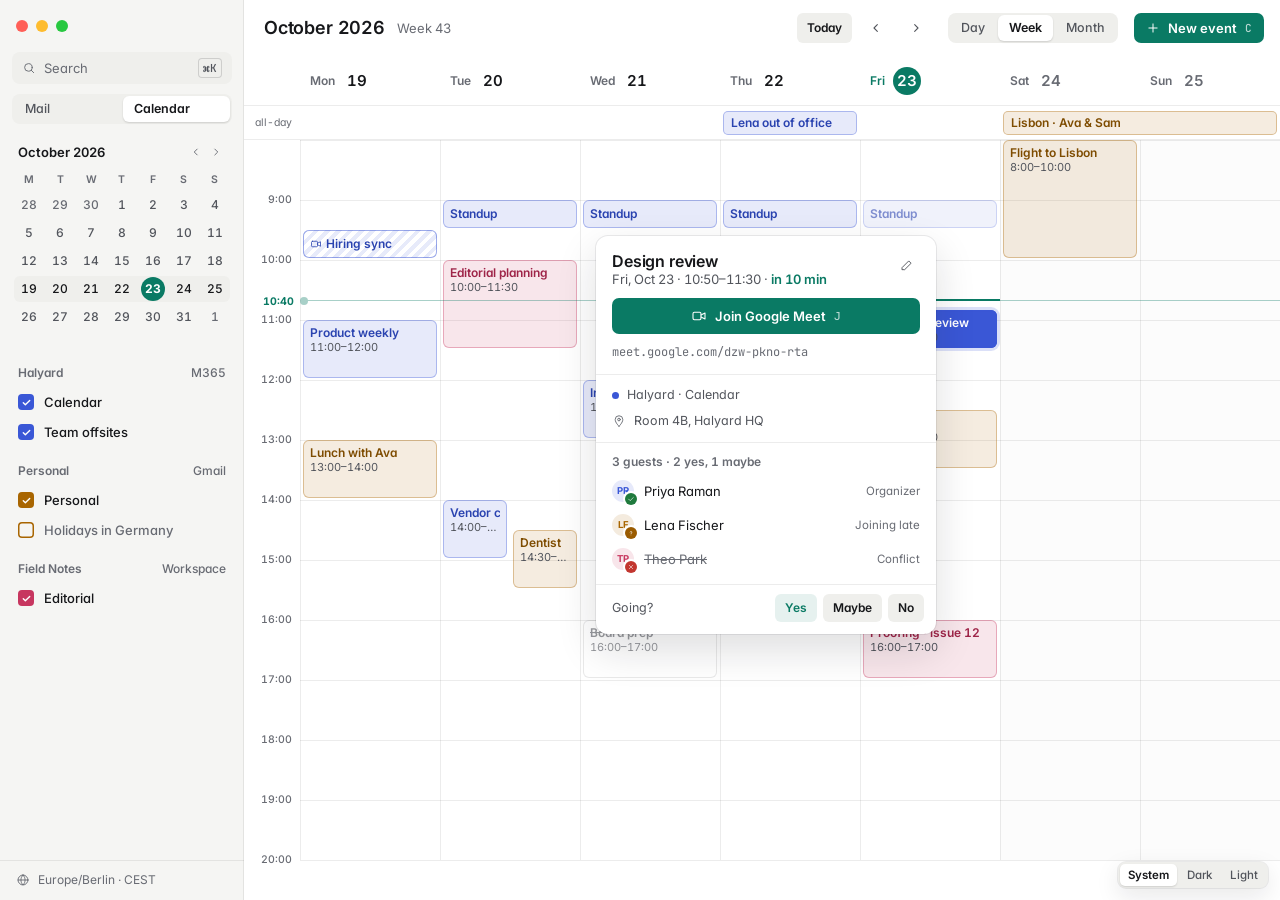
<file: design/reference/calendar.html>
<!doctype html>
<html lang="en">
<head>
<meta charset="utf-8">
<meta name="viewport" content="width=device-width, initial-scale=1">
<title>Pigeon · Calendar week</title>
<link rel="preconnect" href="https://fonts.googleapis.com">
<link href="https://fonts.googleapis.com/css2?family=Inter:wght@400;500;600;700&family=JetBrains+Mono:wght@400;500&display=swap" rel="stylesheet">
<link rel="stylesheet" href="../tokens.css">
<link rel="stylesheet" href="../base.css">
<link rel="stylesheet" href="../screens/shell.css">
<link rel="stylesheet" href="../screens/calendar.css">
<script src="theme.js"></script>
<style>
  /* Reference-page only: 8:00 is the first visible hour. The app computes
     top/height from the event times with the same formula. */
  .grid__hours { height: calc(12 * var(--hour-h)); }
</style>
</head>
<body>
<div class="app">
  <aside class="sidebar">
    <div class="sidebar__top"><div class="traffic"><span></span><span></span><span></span></div></div>
    <div class="sidebar__controls">
      <button class="search-field" type="button"><svg class="icon icon--sm"><use href="../icons.svg#i-search"/></svg><span class="spacer" style="text-align:left">Search</span><kbd class="kbd">⌘K</kbd></button>
      <div class="segmented segmented--block" role="tablist" aria-label="Mode"><button role="tab" aria-selected="false">Mail</button><button role="tab" aria-selected="true">Calendar</button></div>
    </div>

    <div class="mini-month">
      <div class="mini-month__head"><span class="spacer">October 2026</span>
        <button class="icon-btn icon-btn--xs" aria-label="Previous month"><svg class="icon icon--sm"><use href="../icons.svg#i-chev-left"/></svg></button>
        <button class="icon-btn icon-btn--xs" aria-label="Next month"><svg class="icon icon--sm"><use href="../icons.svg#i-chev-right"/></svg></button></div>
      <div class="mini-month__grid" id="mini"></div>
    </div>

    <div class="cal-list">
      <div class="nav-section"><span class="spacer">Halyard</span><span class="nav-section__meta">M365</span></div>
      <label class="cal-list__item" data-hue="1"><input class="check check--hue" type="checkbox" checked>Calendar</label>
      <label class="cal-list__item" data-hue="1"><input class="check check--hue" type="checkbox" checked>Team offsites</label>
      <div class="nav-section"><span class="spacer">Personal</span><span class="nav-section__meta">Gmail</span></div>
      <label class="cal-list__item" data-hue="2"><input class="check check--hue" type="checkbox" checked>Personal</label>
      <label class="cal-list__item" data-hue="2"><input class="check check--hue" type="checkbox">Holidays in Germany</label>
      <div class="nav-section"><span class="spacer">Field Notes</span><span class="nav-section__meta">Workspace</span></div>
      <label class="cal-list__item" data-hue="3"><input class="check check--hue" type="checkbox" checked>Editorial</label>
    </div>
    <div class="sidebar__footer"><div class="sync-status"><svg class="icon icon--sm"><use href="../icons.svg#i-globe"/></svg>Europe/Berlin · CEST</div></div>
  </aside>

  <main class="pane pane--reader">
    <header class="cal-header">
      <h1 class="cal-header__title">October 2026</h1><span class="cal-header__week">Week 43</span>
      <span class="spacer"></span>
      <button class="btn btn--secondary btn--sm" type="button" style="height:30px">Today</button>
      <button class="icon-btn" aria-label="Previous week"><svg class="icon"><use href="../icons.svg#i-chev-left"/></svg></button>
      <button class="icon-btn" aria-label="Next week"><svg class="icon"><use href="../icons.svg#i-chev-right"/></svg></button>
      <div class="segmented" role="tablist" aria-label="View" style="margin:0 8px"><button role="tab" aria-selected="false">Day</button><button role="tab" aria-selected="true">Week</button><button role="tab" aria-selected="false">Month</button></div>
      <button class="btn btn--primary" type="button" style="height:30px"><svg class="icon icon--sm"><use href="../icons.svg#i-plus"/></svg>New event<kbd class="kbd">C</kbd></button>
    </header>

    <div class="week">
      <div class="day-heads">
        <div class="day-head"><span class="day-head__dow">Mon</span><span class="day-head__num">19</span></div>
        <div class="day-head"><span class="day-head__dow">Tue</span><span class="day-head__num">20</span></div>
        <div class="day-head"><span class="day-head__dow">Wed</span><span class="day-head__num">21</span></div>
        <div class="day-head"><span class="day-head__dow">Thu</span><span class="day-head__num">22</span></div>
        <div class="day-head" aria-current="date"><span class="day-head__dow">Fri</span><span class="day-head__num">23</span></div>
        <div class="day-head" data-weekend><span class="day-head__dow">Sat</span><span class="day-head__num">24</span></div>
        <div class="day-head" data-weekend><span class="day-head__dow">Sun</span><span class="day-head__num">25</span></div>
      </div>
      <div class="allday"><span class="allday__label">all-day</span>
        <div class="allday__track">
          <div class="allday-chip" data-hue="1" style="--day:3">Lena out of office</div>
          <div class="allday-chip" data-hue="2" style="--day:5;--span:2">Lisbon · Ava &amp; Sam</div>
        </div>
      </div>

      <div class="grid">
        <div class="grid__hours" id="hours">
          <div class="grid__days">
            <div class="day-col">
              <div class="event" data-hue="1" data-rsvp="pending" style="top:90px;height:28px" data-short><div class="event__title"><svg class="icon icon--xs"><use href="../icons.svg#i-video"/></svg>Hiring sync</div></div>
              <div class="event" data-hue="1" style="top:180px;height:58px"><div class="event__title">Product weekly</div><div class="event__time">11:00–12:00</div></div>
              <div class="event" data-hue="2" style="top:300px;height:58px"><div class="event__title">Lunch with Ava</div><div class="event__time">13:00–14:00</div></div>
            </div>
            <div class="day-col">
              <div class="event" data-hue="1" style="top:60px;height:28px" data-short><div class="event__title">Standup</div></div>
              <div class="event" data-hue="3" style="top:120px;height:88px"><div class="event__title">Editorial planning</div><div class="event__time">10:00–11:30</div></div>
              <div class="event" data-hue="1" style="top:360px;height:58px;--cols:2"><div class="event__title">Vendor call</div><div class="event__time">14:00–15:00</div></div>
              <div class="event" data-hue="2" style="top:390px;height:58px;--col:1;--cols:2"><div class="event__title">Dentist</div><div class="event__time">14:30–15:30</div></div>
            </div>
            <div class="day-col">
              <div class="event" data-hue="1" style="top:60px;height:28px" data-short><div class="event__title">Standup</div></div>
              <div class="event" data-hue="1" style="top:240px;height:58px"><div class="event__title">Interview · Staff designer</div><div class="event__time">12:00–13:00</div></div>
              <div class="event" data-hue="1" data-rsvp="declined" style="top:480px;height:58px"><div class="event__title">Board prep</div><div class="event__time">16:00–17:00</div></div>
            </div>
            <div class="day-col">
              <div class="event" data-hue="1" style="top:60px;height:28px" data-short><div class="event__title">Standup</div></div>
              <div class="event" data-hue="1" style="top:330px;height:43px;--cols:2"><div class="event__title">Vendor call</div><div class="event__time">13:30–14:15</div></div>
              <div class="event" data-hue="1" data-rsvp="tentative" style="top:360px;height:58px;--col:1;--cols:2"><div class="event__title">Roadmap review</div><div class="event__time">14:00–15:00</div></div>
            </div>
            <div class="day-col">
              <div class="event" data-hue="1" data-past style="top:60px;height:28px" data-short><div class="event__title">Standup</div></div>
              <div class="event" data-hue="1" aria-selected="true" style="top:170px;height:38px"><div class="event__title"><svg class="icon icon--xs"><use href="../icons.svg#i-video"/></svg>Design review</div><div class="event__time">10:50–11:30</div></div>
              <div class="event" data-hue="2" style="top:270px;height:58px"><div class="event__title">Lunch</div><div class="event__time">12:30–13:30</div></div>
              <div class="event" data-hue="3" style="top:480px;height:58px"><div class="event__title">Proofing · issue 12</div><div class="event__time">16:00–17:00</div></div>
              <div class="now-line" style="top:159px"></div>
            </div>
            <div class="day-col" data-weekend><div class="event" data-hue="2" style="top:0;height:118px"><div class="event__title">Flight to Lisbon</div><div class="event__time">8:00–10:00</div></div></div>
            <div class="day-col" data-weekend></div>
          </div>
          <div class="now-line now-line--week" style="top:160px"></div>
          <div class="now-label" style="top:160px">10:40</div>

          <div class="event-popover popover" role="dialog" aria-label="Design review" style="left:352px;top:96px">
            <div class="event-popover__section">
              <div style="display:flex;align-items:flex-start;gap:8px">
                <div class="spacer"><div class="event-popover__title">Design review</div><div class="event-popover__when">Fri, Oct 23 · 10:50–11:30 · <span class="event-popover__soon">in 10 min</span></div></div>
                <button class="icon-btn icon-btn--sm" aria-label="Edit"><svg class="icon icon--sm"><use href="../icons.svg#i-edit"/></svg></button>
              </div>
              <a class="btn btn--primary join-btn" href="#"><svg class="icon"><use href="../icons.svg#i-video"/></svg>Join Google Meet<kbd class="kbd">J</kbd></a>
              <span class="event-popover__link">meet.google.com/dzw-pkno-rta</span>
            </div>
            <div class="event-popover__section">
              <div class="event-popover__fact" data-hue="1"><span class="dot"></span>Halyard · Calendar</div>
              <div class="event-popover__fact"><svg class="icon icon--sm"><use href="../icons.svg#i-pin"/></svg>Room 4B, Halyard HQ</div>
            </div>
            <div class="event-popover__section">
              <span class="t-label">3 guests · 2 yes, 1 maybe</span>
              <div class="guest" data-rsvp="yes"><span class="avatar avatar--22" data-hue="1">PR<span class="rsvp" data-rsvp="yes"><svg class="icon"><use href="../icons.svg#i-check"/></svg></span></span><span class="guest__name">Priya Raman</span><span class="guest__note">Organizer</span></div>
              <div class="guest" data-rsvp="maybe"><span class="avatar avatar--22" data-hue="2">LF<span class="rsvp" data-rsvp="maybe"><svg class="icon"><use href="../icons.svg#i-question"/></svg></span></span><span class="guest__name">Lena Fischer</span><span class="guest__note">Joining late</span></div>
              <div class="guest" data-rsvp="no"><span class="avatar avatar--22" data-hue="3">TP<span class="rsvp" data-rsvp="no"><svg class="icon"><use href="../icons.svg#i-x"/></svg></span></span><span class="guest__name">Theo Park</span><span class="guest__note">Conflict</span></div>
            </div>
            <div class="event-popover__rsvp"><span class="spacer t-2" style="font-size:12.5px">Going?</span>
              <button class="btn btn--soft btn--sm" aria-pressed="true">Yes</button><button class="btn btn--secondary btn--sm">Maybe</button><button class="btn btn--secondary btn--sm">No</button></div>
          </div>
        </div>
      </div>
    </div>
  </main>
</div>
<script>
  // Reference-page scaffolding only: hour lines and the mini month.
  const hours = document.getElementById("hours");
  for (let h = 8; h <= 20; h++) {
    const line = document.createElement("div");
    line.className = "hour-line";
    line.style.top = (h - 8) * 60 + "px";
    line.innerHTML = '<span class="hour-line__label">' + (h === 8 ? "" : h + ":00") + "</span>";
    hours.prepend(line);
  }
  const mini = document.getElementById("mini");
  for (const d of "MTWTFSS") mini.insertAdjacentHTML("beforeend", '<span class="mini-month__dow">' + d + "</span>");
  for (let i = 0; i < 35; i++) {
    const date = new Date(2026, 8, 28 + i), n = date.getDate(), inMonth = date.getMonth() === 9, col = i % 7;
    const attrs = [!inMonth && "data-outside", inMonth && n >= 19 && n <= 25 && "data-in-range", inMonth && n === 19 && "data-range-start", inMonth && n === 25 && "data-range-end", inMonth && n === 23 && 'aria-current="date"'].filter(Boolean).join(" ");
    mini.insertAdjacentHTML("beforeend", '<span class="mini-month__day" ' + attrs + "><span>" + n + "</span></span>");
  }
</script>
</body>
</html>
</file>
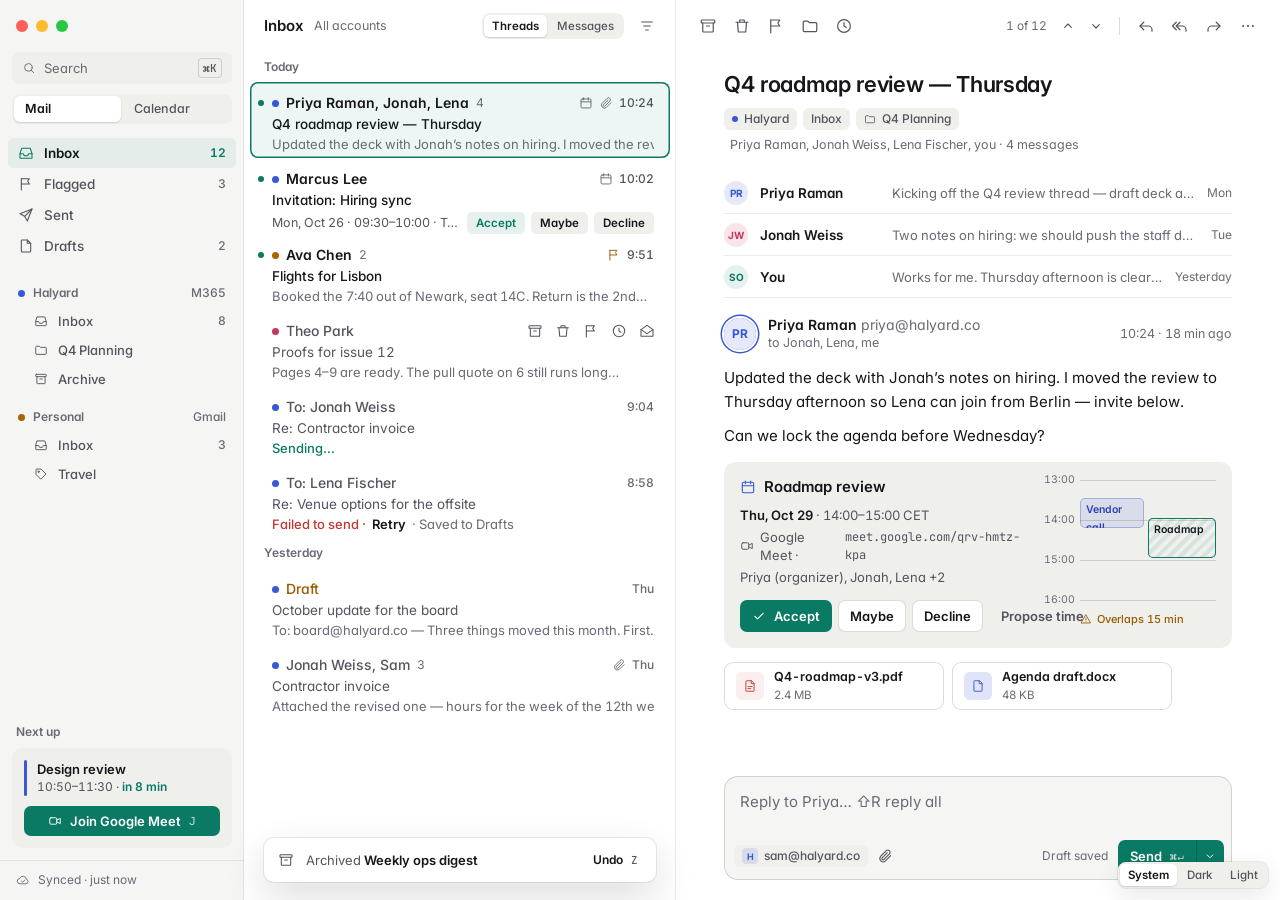
<file: design/reference/inbox.html>
<!doctype html>
<html lang="en">
<head>
<meta charset="utf-8">
<meta name="viewport" content="width=device-width, initial-scale=1">
<title>Pigeon · Unified inbox</title>
<link rel="preconnect" href="https://fonts.googleapis.com">
<link href="https://fonts.googleapis.com/css2?family=Inter:wght@400;500;600;700&family=JetBrains+Mono:wght@400;500&display=swap" rel="stylesheet">
<link rel="stylesheet" href="../tokens.css">
<link rel="stylesheet" href="../base.css">
<link rel="stylesheet" href="../screens/shell.css">
<link rel="stylesheet" href="../screens/mail-list.css">
<link rel="stylesheet" href="../screens/reading.css">
<link rel="stylesheet" href="../screens/composer.css">
<script src="theme.js"></script>
</head>
<body>
<div class="app">

  <!-- ================= Sidebar ================= -->
  <aside class="sidebar">
    <div class="sidebar__top"><div class="traffic"><span></span><span></span><span></span></div></div>
    <div class="sidebar__controls">
      <button class="search-field" type="button">
        <svg class="icon icon--sm"><use href="../icons.svg#i-search"/></svg><span class="spacer" style="text-align:left">Search</span><kbd class="kbd">⌘K</kbd>
      </button>
      <div class="segmented segmented--block" role="tablist" aria-label="Mode">
        <button role="tab" aria-selected="true">Mail</button>
        <button role="tab" aria-selected="false">Calendar</button>
      </div>
    </div>

    <nav class="sidebar__nav" aria-label="Mailboxes">
      <a class="nav-item" href="#" aria-current="page"><svg class="icon"><use href="../icons.svg#i-inbox"/></svg><span class="nav-item__label">Inbox</span><span class="count">12</span></a>
      <a class="nav-item" href="#"><svg class="icon"><use href="../icons.svg#i-flag"/></svg><span class="nav-item__label">Flagged</span><span class="count">3</span></a>
      <a class="nav-item" href="#"><svg class="icon"><use href="../icons.svg#i-send"/></svg><span class="nav-item__label">Sent</span></a>
      <a class="nav-item" href="#"><svg class="icon"><use href="../icons.svg#i-file"/></svg><span class="nav-item__label">Drafts</span><span class="count">2</span></a>

      <div class="nav-section" data-hue="1" style="margin-top:18px"><span class="dot"></span>Halyard<span class="nav-section__meta">M365</span></div>
      <a class="nav-item nav-item--child" href="#"><svg class="icon icon--sm"><use href="../icons.svg#i-inbox"/></svg><span class="nav-item__label">Inbox</span><span class="count">8</span></a>
      <a class="nav-item nav-item--child" href="#"><svg class="icon icon--sm"><use href="../icons.svg#i-folder"/></svg><span class="nav-item__label">Q4 Planning</span></a>
      <a class="nav-item nav-item--child" href="#"><svg class="icon icon--sm"><use href="../icons.svg#i-archive"/></svg><span class="nav-item__label">Archive</span></a>

      <div class="nav-section" data-hue="2"><span class="dot"></span>Personal<span class="nav-section__meta">Gmail</span></div>
      <a class="nav-item nav-item--child" href="#"><svg class="icon icon--sm"><use href="../icons.svg#i-inbox"/></svg><span class="nav-item__label">Inbox</span><span class="count">3</span></a>
      <a class="nav-item nav-item--child" href="#"><svg class="icon icon--sm"><use href="../icons.svg#i-tag"/></svg><span class="nav-item__label">Travel</span></a>
    </nav>

    <div class="next-up">
      <span class="t-label" style="padding:0 4px">Next up</span>
      <div class="next-up__card">
        <div class="next-up__item" data-hue="1">
          <span class="next-up__bar"></span>
          <div><div class="next-up__title">Design review</div><div class="next-up__when">10:50–11:30 · <span class="next-up__soon">in 8 min</span></div></div>
        </div>
        <a class="btn btn--primary" href="#" style="height:30px"><svg class="icon icon--sm"><use href="../icons.svg#i-video"/></svg>Join Google Meet<kbd class="kbd">J</kbd></a>
      </div>
    </div>
    <div class="sidebar__footer">
      <div class="sync-status" data-state="synced"><svg class="icon icon--sm"><use href="../icons.svg#i-cloud-check"/></svg>Synced · just now</div>
    </div>
  </aside>

  <!-- ================= List ================= -->
  <section class="pane pane--list" aria-label="Inbox">
    <header class="pane-header">
      <h1 class="pane-header__title">Inbox</h1>
      <span class="pane-header__sub">All accounts</span>
      <span class="spacer"></span>
      <div class="segmented segmented--sm" role="tablist" aria-label="Grouping">
        <button role="tab" aria-selected="true">Threads</button>
        <button role="tab" aria-selected="false">Messages</button>
      </div>
      <button class="icon-btn icon-btn--sm" type="button" aria-label="Filter"><svg class="icon"><use href="../icons.svg#i-filter"/></svg></button>
    </header>

    <div class="list" role="listbox" aria-label="Conversations">
      <div class="list-group">Today</div>

      <div class="row" role="option" data-hue="1" data-unread aria-selected="true" data-focused>
        <div class="row__line"><span class="dot"></span><span class="row__who" dir="auto">Priya Raman, Jonah, Lena</span><span class="row__count">4</span>
          <span class="row__meta"><svg class="icon"><use href="../icons.svg#i-cal"/></svg><svg class="icon"><use href="../icons.svg#i-clip"/></svg><time class="row__time">10:24</time></span></div>
        <div class="row__subject" dir="auto">Q4 roadmap review — Thursday</div>
        <div class="row__snippet" dir="auto">Updated the deck with Jonah’s notes on hiring. I moved the review…</div>
      </div>

      <div class="row" role="option" data-hue="1" data-unread>
        <div class="row__line"><span class="dot"></span><span class="row__who">Marcus Lee</span>
          <span class="row__meta"><svg class="icon"><use href="../icons.svg#i-cal"/></svg><time class="row__time">10:02</time></span></div>
        <div class="row__subject">Invitation: Hiring sync</div>
        <div class="row__invite"><span class="row__invite-when">Mon, Oct 26 · 09:30–10:00 · Teams</span>
          <button class="btn btn--soft" type="button">Accept</button><button class="btn btn--secondary" type="button">Maybe</button><button class="btn btn--secondary" type="button">Decline</button></div>
      </div>

      <div class="row" role="option" data-hue="2" data-unread data-flagged>
        <div class="row__line"><span class="dot"></span><span class="row__who">Ava Chen</span><span class="row__count">2</span>
          <span class="row__meta"><svg class="icon row__flag"><use href="../icons.svg#i-flag"/></svg><time class="row__time">9:51</time></span></div>
        <div class="row__subject">Flights for Lisbon</div>
        <div class="row__snippet">Booked the 7:40 out of Newark, seat 14C. Return is the 2nd…</div>
      </div>

      <div class="row" role="option" data-hue="3" data-hover>
        <div class="row__line"><span class="dot"></span><span class="row__who">Theo Park</span>
          <span class="row__meta"><time class="row__time">9:12</time></span>
          <span class="row__actions">
            <button class="icon-btn icon-btn--sm" aria-label="Archive (E)"><svg class="icon"><use href="../icons.svg#i-archive"/></svg></button>
            <button class="icon-btn icon-btn--sm" aria-label="Delete (#)"><svg class="icon"><use href="../icons.svg#i-trash"/></svg></button>
            <button class="icon-btn icon-btn--sm" aria-label="Flag (S)"><svg class="icon"><use href="../icons.svg#i-flag"/></svg></button>
            <button class="icon-btn icon-btn--sm" aria-label="Snooze (H)"><svg class="icon"><use href="../icons.svg#i-clock"/></svg></button>
            <button class="icon-btn icon-btn--sm" aria-label="Mark unread (U)"><svg class="icon"><use href="../icons.svg#i-mailopen"/></svg></button>
          </span></div>
        <div class="row__subject">Proofs for issue 12</div>
        <div class="row__snippet">Pages 4–9 are ready. The pull quote on 6 still runs long…</div>
      </div>

      <div class="row" role="option" data-hue="1" data-state="sending">
        <div class="row__line"><span class="dot"></span><span class="row__who">To: Jonah Weiss</span><span class="row__meta"><time class="row__time">9:04</time></span></div>
        <div class="row__subject">Re: Contractor invoice</div>
        <div class="row__snippet">Sending…</div>
      </div>

      <div class="row" role="option" data-hue="1" data-state="failed">
        <div class="row__line"><span class="dot"></span><span class="row__who">To: Lena Fischer</span><span class="row__meta"><time class="row__time">8:58</time></span></div>
        <div class="row__subject">Re: Venue options for the offsite</div>
        <div class="row__snippet">Failed to send · <a href="#">Retry</a> <span class="t-3" style="font-weight:400">· Saved to Drafts</span></div>
      </div>

      <div class="list-group">Yesterday</div>
      <div class="row" role="option" data-hue="1" data-state="draft">
        <div class="row__line"><span class="dot"></span><span class="row__who">Draft</span><span class="row__meta"><time class="row__time">Thu</time></span></div>
        <div class="row__subject">October update for the board</div>
        <div class="row__snippet">To: board@halyard.co — Three things moved this month. First…</div>
      </div>
      <div class="row" role="option" data-hue="1">
        <div class="row__line"><span class="dot"></span><span class="row__who">Jonah Weiss, Sam</span><span class="row__count">3</span><span class="row__meta"><svg class="icon"><use href="../icons.svg#i-clip"/></svg><time class="row__time">Thu</time></span></div>
        <div class="row__subject">Contractor invoice</div>
        <div class="row__snippet">Attached the revised one — hours for the week of the 12th were…</div>
      </div>
    </div>

    <div class="toast-stack">
      <div class="toast" role="status"><svg class="icon"><use href="../icons.svg#i-archive"/></svg><span class="toast__msg">Archived <b>Weekly ops digest</b></span><button class="btn btn--ghost btn--sm" type="button" style="color:var(--text-1)">Undo<kbd class="kbd">Z</kbd></button></div>
    </div>
  </section>

  <!-- ================= Reader ================= -->
  <main class="pane pane--reader">
    <div class="reader-toolbar">
      <button class="icon-btn" aria-label="Archive (E)"><svg class="icon icon--lg"><use href="../icons.svg#i-archive"/></svg></button>
      <button class="icon-btn" aria-label="Delete (#)"><svg class="icon icon--lg"><use href="../icons.svg#i-trash"/></svg></button>
      <button class="icon-btn" aria-label="Flag (S)"><svg class="icon icon--lg"><use href="../icons.svg#i-flag"/></svg></button>
      <button class="icon-btn" aria-label="Move (V)"><svg class="icon icon--lg"><use href="../icons.svg#i-folder"/></svg></button>
      <button class="icon-btn" aria-label="Snooze (H)"><svg class="icon icon--lg"><use href="../icons.svg#i-clock"/></svg></button>
      <span class="spacer"></span>
      <span class="reader-toolbar__pos">1 of 12</span>
      <button class="icon-btn icon-btn--sm" aria-label="Previous (K)"><svg class="icon"><use href="../icons.svg#i-chev-up"/></svg></button>
      <button class="icon-btn icon-btn--sm" aria-label="Next (J)"><svg class="icon"><use href="../icons.svg#i-chev-down"/></svg></button>
      <span class="reader-toolbar__sep"></span>
      <button class="icon-btn" aria-label="Reply (R)"><svg class="icon icon--lg"><use href="../icons.svg#i-reply"/></svg></button>
      <button class="icon-btn" aria-label="Reply all (A)"><svg class="icon icon--lg"><use href="../icons.svg#i-replyall"/></svg></button>
      <button class="icon-btn" aria-label="Forward (F)"><svg class="icon icon--lg"><use href="../icons.svg#i-forward"/></svg></button>
      <button class="icon-btn" aria-label="More"><svg class="icon icon--lg"><use href="../icons.svg#i-more"/></svg></button>
    </div>

    <div class="reader">
      <h2 class="thread-subject" dir="auto">Q4 roadmap review — Thursday</h2>
      <div class="thread-meta">
        <span class="tag" data-hue="1"><span class="dot dot--sm"></span>Halyard</span>
        <span class="tag">Inbox</span>
        <span class="tag"><svg class="icon icon--xs"><use href="../icons.svg#i-folder"/></svg>Q4 Planning</span>
        <span class="thread-meta__people">Priya Raman, Jonah Weiss, Lena Fischer, you · 4 messages</span>
      </div>

      <div class="thread">
        <div class="msg-collapsed"><span class="avatar" data-hue="1">PR</span><span class="msg-collapsed__who">Priya Raman</span><span class="msg-collapsed__snip">Kicking off the Q4 review thread — draft deck attached, comments welcome by…</span><span class="msg-collapsed__time">Mon</span></div>
        <div class="msg-collapsed"><span class="avatar" data-hue="3">JW</span><span class="msg-collapsed__who">Jonah Weiss</span><span class="msg-collapsed__snip">Two notes on hiring: we should push the staff designer req to January and…</span><span class="msg-collapsed__time">Tue</span></div>
        <div class="msg-collapsed"><span class="avatar avatar--self">SO</span><span class="msg-collapsed__who">You</span><span class="msg-collapsed__snip">Works for me. Thursday afternoon is clear on my side, Lena is at…</span><span class="msg-collapsed__time">Yesterday</span></div>

        <article class="msg">
          <div class="msg-head">
            <span class="avatar avatar--32 avatar--ring" data-hue="1">PR</span>
            <div><div class="msg-head__from">Priya Raman <span class="msg-head__addr">priya@halyard.co</span></div><div class="msg-head__to">to Jonah, Lena, me</div></div>
            <span class="msg-head__time">10:24 · 18 min ago</span>
          </div>
          <div class="plain-body" dir="auto"><p>Updated the deck with Jonah’s notes on hiring. I moved the review to Thursday afternoon so Lena can join from Berlin — invite below.</p><p>Can we lock the agenda before Wednesday?</p></div>

          <div class="invite-card" data-hue="1">
            <div class="invite-card__main">
              <div class="invite-card__title"><svg class="icon"><use href="../icons.svg#i-cal"/></svg>Roadmap review</div>
              <div class="invite-card__facts">
                <span><b>Thu, Oct 29</b> · 14:00–15:00 CET</span>
                <span style="display:flex;align-items:center;gap:6px"><svg class="icon icon--sm"><use href="../icons.svg#i-video"/></svg>Google Meet · <span class="t-mono">meet.google.com/qrv-hmtz-kpa</span></span>
                <span>Priya (organizer), Jonah, Lena +2</span>
              </div>
              <div class="invite-card__actions">
                <button class="btn btn--primary" type="button"><svg class="icon icon--sm"><use href="../icons.svg#i-check"/></svg>Accept</button>
                <button class="btn btn--secondary" type="button">Maybe</button>
                <button class="btn btn--secondary" type="button">Decline</button>
                <button class="btn btn--ghost" type="button">Propose time</button>
              </div>
            </div>
            <div class="mini-day" aria-label="Your Thursday, 13:00 to 16:00">
              <div class="mini-day__hour" style="top:0"><span>13:00</span></div>
              <div class="mini-day__hour" style="top:40px"><span>14:00</span></div>
              <div class="mini-day__hour" style="top:80px"><span>15:00</span></div>
              <div class="mini-day__hour" style="top:120px"><span>16:00</span></div>
              <div class="mini-day__event" style="top:20px;height:30px;width:64px">Vendor call</div>
              <div class="mini-day__event mini-day__event--proposed" style="top:40px;height:40px;left:104px;right:0">Roadmap</div>
              <div class="mini-day__conflict"><svg class="icon icon--xs"><use href="../icons.svg#i-alert"/></svg>Overlaps 15 min</div>
            </div>
          </div>

          <div class="attachments">
            <div class="attachment"><span class="attachment__icon" data-kind="pdf"><svg class="icon icon--sm"><use href="../icons.svg#i-pdf"/></svg></span><div style="min-width:0"><div class="attachment__name">Q4-roadmap-v3.pdf</div><div class="attachment__size">2.4 MB</div></div></div>
            <div class="attachment"><span class="attachment__icon" data-kind="doc"><svg class="icon icon--sm"><use href="../icons.svg#i-file"/></svg></span><div style="min-width:0"><div class="attachment__name">Agenda draft.docx</div><div class="attachment__size">48 KB</div></div></div>
          </div>
        </article>
      </div>
    </div>

    <div style="padding:12px 48px 20px;flex:none">
      <div class="inline-reply">
        <div class="inline-reply__editor" contenteditable="true" data-placeholder="Reply to Priya…  ⇧R reply all" dir="auto"></div>
        <div class="inline-reply__footer">
          <span class="tag" data-hue="1"><span class="pip">H</span>sam@halyard.co</span>
          <button class="icon-btn icon-btn--sm" aria-label="Attach"><svg class="icon"><use href="../icons.svg#i-clip"/></svg></button>
          <span class="spacer"></span>
          <span class="t-caption" style="margin-right:6px">Draft saved</span>
          <div class="split"><button class="btn btn--primary" type="button">Send<kbd class="kbd">⌘↵</kbd></button><button class="btn btn--primary split__more" type="button" aria-label="Send later"><svg class="icon icon--sm"><use href="../icons.svg#i-chev-down"/></svg></button></div>
        </div>
      </div>
    </div>
  </main>
</div>
</body>
</html>
</file>
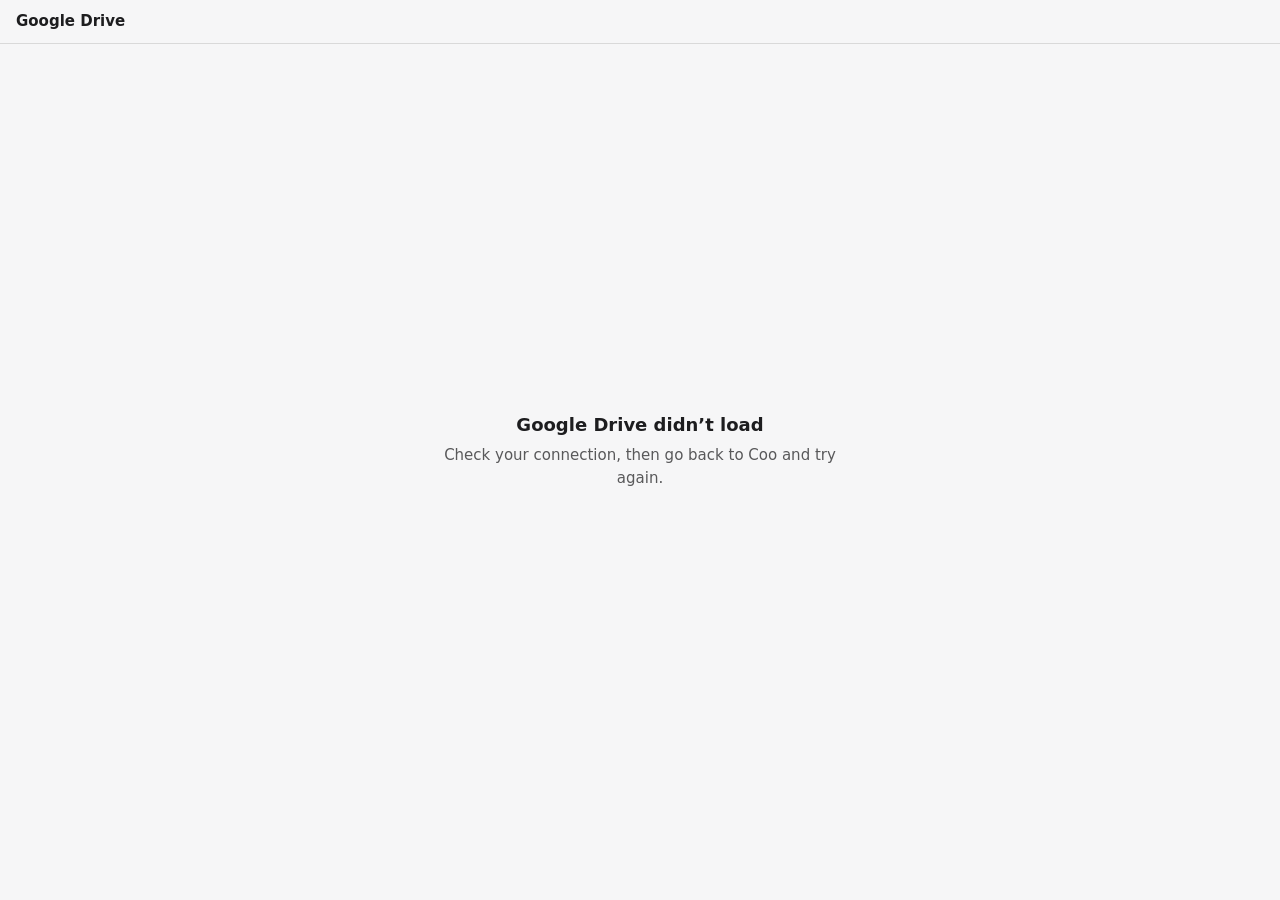
<file: crates/pigeon-google/src/picker.html>
<!doctype html>
<html lang="en">
<head>
<meta charset="utf-8">
<meta name="viewport" content="width=device-width, initial-scale=1">
<meta name="referrer" content="no-referrer">
<title>Coo · Google Drive</title>
<style>
  :root { color-scheme: light dark; }
  body {
    margin: 0; min-height: 100vh; display: grid; place-items: center;
    font: 15px/1.5 -apple-system, BlinkMacSystemFont, system-ui, sans-serif;
    background: #f6f6f7; color: #1d1d1f;
  }
  @media (prefers-color-scheme: dark) { body { background: #17181b; color: #ececee; } }
  main { max-width: 420px; padding: 24px; text-align: center; }
  h1 { font-size: 18px; font-weight: 600; margin: 0 0 6px; }
  p { margin: 0; opacity: .72; }
  button {
    margin-top: 16px; padding: 7px 16px; border: 0; border-radius: 8px; font: inherit; font-weight: 600;
    background: #2f6fed; color: #fff; cursor: pointer;
  }
  [hidden] { display: none; }
  header {
    position: fixed; inset: 0 0 auto; height: 44px; box-sizing: border-box; padding: 0 16px;
    display: flex; align-items: center; gap: 10px; white-space: nowrap; overflow: hidden;
    border-bottom: 1px solid rgba(127, 127, 127, .25); background: inherit;
  }
  header b { font-weight: 600; }
  #account { min-width: 0; overflow: hidden; text-overflow: ellipsis; opacity: .72; }
  #account b { opacity: 1; }
  /* Google's Picker tops out at 1051×650 (setSize is clamped), so stretch
     its dialog over the window below the header instead; the frame inside
     lays itself out to whatever size it gets, and follows window resizes. */
  .picker-dialog {
    top: 44px !important; left: 0 !important; width: 100vw !important; height: calc(100vh - 44px) !important;
    display: flex !important; flex-direction: column; box-sizing: border-box;
    border: 0 !important; border-radius: 0 !important; box-shadow: none !important;
  }
  .picker-dialog-content { flex: 1; width: 100% !important; height: auto !important; min-height: 0; }
  .picker-dialog-content iframe { width: 100% !important; height: 100% !important; }
</style>
</head>
<body>
<header>
  <b>Google Drive</b>
  <span id="account" hidden></span>
</header>
<main>
  <h1 id="title">Opening Google Drive…</h1>
  <p id="text">Pick the files to add to your message in Coo.</p>
  <button id="again" type="button" hidden>Choose files</button>
</main>
<script>
  // Filled in by Coo when it serves this page (never put in a URL).
  const COO = /*COO_CONFIG*/null;
  const base = location.pathname.endsWith('/') ? location.pathname : location.pathname + '/';
  const $ = (id) => document.getElementById(id);
  let finished = false;

  function show(title, text, retry) {
    $('title').textContent = title;
    $('text').textContent = text;
    $('again').hidden = !retry;
  }

  async function report(what, body) {
    finished = true;
    try {
      await fetch(base + what, {
        method: 'POST',
        headers: { 'Content-Type': 'application/json' },
        body: JSON.stringify(body || {}),
      });
      show(what === 'picked' ? 'Done' : 'Cancelled', 'You can close this tab and go back to Coo.', false);
    } catch (_) {
      show('Coo stopped waiting', 'Go back to Coo and choose From Google Drive… again.', false);
    }
  }

  function picked(data) {
    const A = google.picker.Action;
    if (data.action === A.PICKED) {
      const D = google.picker.Document;
      const docs = (data.docs || []).map((d) => ({
        id: d[D.ID] || d.id,
        name: d[D.NAME] || d.name || 'Untitled',
        mimeType: d[D.MIME_TYPE] || d.mimeType || 'application/octet-stream',
        sizeBytes: d.sizeBytes ?? null,
        url: d[D.URL] || d.url || null,
      }));
      report('picked', { docs });
    } else if (data.action === A.CANCEL) {
      report('cancel');
    }
  }

  // Which account this is: "Nickname · address", or just the address.
  (function account() {
    const el = $('account');
    if (!COO.email) return;
    if (COO.nickname) {
      const b = document.createElement('b');
      b.textContent = COO.nickname;
      el.append(b, ' · ');
    }
    el.append(COO.email);
    el.title = COO.email;
    el.hidden = false;
  })();

  function open() {
    show('Google Drive', 'Pick the files to add to your message in Coo.', false);
    const files = new google.picker.DocsView(google.picker.ViewId.DOCS)
      .setIncludeFolders(true)
      .setSelectFolderEnabled(false)
      .setMode(google.picker.DocsViewMode.LIST);
    const shared = new google.picker.DocsView(google.picker.ViewId.DOCS)
      .setEnableDrives(true)
      .setIncludeFolders(true)
      .setSelectFolderEnabled(false);
    const builder = new google.picker.PickerBuilder()
      .addView(files)
      .addView(shared)
      .enableFeature(google.picker.Feature.MULTISELECT_ENABLED)
      .enableFeature(google.picker.Feature.SUPPORT_DRIVES)
      .setOAuthToken(COO.token)
      .setDeveloperKey(COO.key)
      .setAppId(COO.appId)
      .setOrigin(window.location.origin)
      .setTitle('Add to your message in Coo')
      .setSize(window.innerWidth, window.innerHeight - 44)
      .setCallback(picked);
    // The token already decides whose Drive this is; this also points the
    // Picker's own Google session at that account when the browser is
    // signed in to several (not in the documented API, so only if present).
    if (COO.email && typeof builder.setAuthUser === 'function') builder.setAuthUser(COO.email);
    builder.build().setVisible(true);
  }

  $('again').addEventListener('click', open);

  window.cooLoaded = () => {
    gapi.load('picker', {
      callback: open,
      onerror: () => show('Google Drive didn’t load', 'Check your connection and try again.', true),
    });
  };

  // Closing the tab without picking counts as cancelling.
  addEventListener('pagehide', () => {
    if (!finished) navigator.sendBeacon(base + 'cancel', '{}');
  });
</script>
<script src="https://apis.google.com/js/api.js" onload="cooLoaded()" onerror="show('Google Drive didn’t load', 'Check your connection, then go back to Coo and try again.', false)" async defer></script>
</body>
</html>
</file>
<file: design/tokens.css>
/*
 * Pigeon design tokens.
 *
 * Theme: set data-theme="dark" | "light" on <html>. With no attribute (or
 * data-theme="system") the theme follows macOS appearance live via
 * prefers-color-scheme. Density: data-density="compact" on <html> (v1 ships
 * comfortable only; the hook is here so compact is a token swap later).
 *
 * Every component reads these custom properties; nothing below this file
 * hard-codes a color.
 */

:root {
  /* ---------- Type ---------- */
  --font-ui: "Inter", -apple-system, BlinkMacSystemFont, "SF Pro Text", system-ui, sans-serif;
  --font-mono: "JetBrains Mono", "SF Mono", ui-monospace, Menlo, monospace;
  --font-features: "cv11" 1, "tnum" 1;

  --fs-display: 28px;   --lh-display: 34px;  --ls-display: -0.02em;
  --fs-title: 22px;     --lh-title: 28px;    --ls-title: -0.015em;
  --fs-heading: 15px;   --lh-heading: 20px;
  --fs-sender: 14px;    --lh-sender: 20px;
  --fs-subject: 13.5px; --lh-subject: 18px;
  --fs-snippet: 13px;   --lh-snippet: 18px;
  --fs-body: 15px;      --lh-body: 24px;     --measure-body: 68ch;
  --fs-ui: 13px;        --lh-ui: 18px;
  --fs-caption: 12px;   --lh-caption: 16px;
  --fs-micro: 11px;     --lh-micro: 14px;
  --fs-event: 12px;     --lh-event: 15px;
  --fs-mono: 12px;      --lh-mono: 18px;

  --fw-regular: 400;
  --fw-medium: 500;
  --fw-semibold: 600;
  --fw-bold: 700;

  /* ---------- Space (4 px base) ---------- */
  --space-1: 4px;
  --space-2: 8px;
  --space-3: 12px;
  --space-4: 16px;
  --space-5: 20px;
  --space-6: 24px;
  --space-8: 32px;
  --space-10: 40px;
  --space-12: 48px;

  /* ---------- Sizes ---------- */
  --titlebar-inset: 28px;   /* traffic lights live here */
  --toolbar-h: 52px;
  --control-h: 32px;
  --control-h-sm: 28px;
  --control-h-lg: 36px;
  --nav-item-h: 30px;
  --row-h: 76px;            /* virtualized list rows are fixed height */
  --sidebar-w: 244px;
  --list-w: 432px;
  --hour-h: 60px;           /* calendar grid */
  --gutter-w: 56px;

  /* ---------- Radius ---------- */
  --radius-xs: 4px;
  --radius-sm: 6px;
  --radius-md: 8px;
  --radius-lg: 12px;
  --radius-xl: 16px;
  --radius-pill: 999px;

  /* ---------- Motion ---------- */
  --dur-instant: 0ms;       /* navigation, selection: never animated */
  --dur-fast: 120ms;        /* hover, press, focus */
  --dur-base: 180ms;        /* toast, popover, tooltip */
  --dur-collapse: 240ms;    /* archived row: fade + height to 0 */
  --dur-palette-in: 160ms;
  --dur-palette-out: 100ms;
  --ease-standard: cubic-bezier(0.2, 0, 0, 1);
  --ease-exit: cubic-bezier(0.4, 0, 1, 1);
}

[data-density="compact"] {
  --row-h: 56px;
  --nav-item-h: 26px;
  --control-h: 28px;
  --toolbar-h: 44px;
}

@media (prefers-reduced-motion: reduce) {
  :root {
    --dur-fast: 0ms;
    --dur-base: 0ms;
    --dur-collapse: 0ms;
    --dur-palette-in: 0ms;
    --dur-palette-out: 0ms;
  }
}

/* =====================================================================
 * Dark
 * ===================================================================== */
:root,
:root[data-theme="dark"] {
  color-scheme: dark;

  --bg-0: #0D0E10;          /* canvas, reading pane, list */
  --bg-1: #131417;          /* sidebar, sunken fields */
  --bg-2: #1A1C20;          /* raised: hover, chips, cards */
  --bg-3: #23252B;          /* overlay: popover, menu, toast */
  --line: rgba(255, 255, 255, 0.07);
  --line-strong: rgba(255, 255, 255, 0.13);

  --text-1: #EDEEF0;
  --text-2: #A3A6AE;
  --text-3: #80848E;        /* 4.6:1 on bg-2, still AA */

  --accent: #3CCFAE;
  --on-accent: #04251E;
  --accent-soft: rgba(60, 207, 174, 0.14);
  --selection: rgba(60, 207, 174, 0.09);
  --focus-ring: #3CCFAE;
  --focus-halo: rgba(60, 207, 174, 0.12);
  --unread: #3CCFAE;
  --highlight: rgba(242, 180, 75, 0.28);   /* search match */

  --success: #55CF80;
  --warning: #F2B44B;
  --warning-soft: rgba(242, 180, 75, 0.12);
  --on-warning: #2A1C00;
  --error: #F47A73;
  --error-soft: rgba(244, 122, 115, 0.12);
  --on-error: #2A0A08;
  --info: #7AAEFF;
  --info-soft: rgba(122, 174, 255, 0.12);

  --tooltip-bg: #EDEEF0;
  --tooltip-fg: #0D0E10;
  --scrim: rgba(0, 0, 0, 0.45);

  --shadow-popover: 0 8px 24px rgba(0, 0, 0, 0.45), 0 0 0 1px rgba(255, 255, 255, 0.07);
  --shadow-overlay: 0 16px 40px rgba(0, 0, 0, 0.55), 0 0 0 1px rgba(255, 255, 255, 0.08);
  --shadow-dialog: 0 24px 64px rgba(0, 0, 0, 0.6), 0 0 0 1px rgba(255, 255, 255, 0.08);

  /* Event derivation strengths (applied to --hue-rgb, see below) */
  --event-fill-a: 0.18;
  --event-border-a: 0.42;
  --event-tent-a: 0.16;
  --event-tent-border-a: 0.60;
  --event-selected-a: 0.34;
  --event-declined-opacity: 0.55;
  --pip-bg-a: 0.20;

  /* Account / calendar hues: --hue-N is the mark color, --hue-N-rgb feeds
     rgba() fills, --hue-N-text is legible text on its own tinted fill. */
  --hue-1: #7B93FF; --hue-1-rgb: 123, 147, 255; --hue-1-text: #C4CEFF; /* indigo  */
  --hue-2: #F0B04A; --hue-2-rgb: 240, 176, 74;  --hue-2-text: #F8D9A3; /* amber   */
  --hue-3: #F27596; --hue-3-rgb: 242, 117, 150; --hue-3-text: #F9BACB; /* rose    */
  --hue-4: #B08CFF; --hue-4-rgb: 176, 140, 255; --hue-4-text: #D9C7FF; /* violet  */
  --hue-5: #9BD255; --hue-5-rgb: 155, 210, 85;  --hue-5-text: #CDE8AA; /* lime    */
  --hue-6: #F5874F; --hue-6-rgb: 245, 135, 79;  --hue-6-text: #FAC3A7; /* orange  */
  --hue-7: #5EC2F2; --hue-7-rgb: 94, 194, 242;  --hue-7-text: #B0E0F8; /* sky     */
  --hue-8: #E07AE0; --hue-8-rgb: 224, 122, 224; --hue-8-text: #F0BDF0; /* magenta */

  /* Brand mark */
  --mark-body: #EDEEF0;
  --mark-wing: #B9C3CF;
  --mark-neck: #3CCFAE;
  --mark-beak: #F2B44B;
  --mark-tile: #1F3A5C;
}

/* =====================================================================
 * Light
 * ===================================================================== */
:root[data-theme="light"] {
  color-scheme: light;

  --bg-0: #FFFFFF;
  --bg-1: #F5F5F3;
  --bg-2: #EFEFEC;
  --bg-3: #FFFFFF;
  --line: rgba(15, 17, 20, 0.08);
  --line-strong: rgba(15, 17, 20, 0.15);

  --text-1: #16171A;
  --text-2: #52555C;
  --text-3: #686B73;

  --accent: #0A7A64;
  --on-accent: #FFFFFF;
  --accent-soft: rgba(10, 122, 100, 0.10);
  --selection: rgba(10, 122, 100, 0.07);
  --focus-ring: #0A7A64;
  --focus-halo: rgba(10, 122, 100, 0.10);
  --unread: #0A7A64;
  --highlight: rgba(242, 180, 75, 0.38);

  --success: #1F7A3D;
  --warning: #9A5B00;
  --warning-soft: rgba(214, 150, 30, 0.14);
  --on-warning: #FFFFFF;
  --error: #C2362F;
  --error-soft: rgba(194, 54, 47, 0.08);
  --on-error: #FFFFFF;
  --info: #2459C7;
  --info-soft: rgba(36, 89, 199, 0.08);

  --tooltip-bg: #16171A;
  --tooltip-fg: #FFFFFF;
  --scrim: rgba(20, 22, 26, 0.18);

  --shadow-popover: 0 8px 24px rgba(20, 22, 26, 0.10), 0 0 0 1px rgba(20, 22, 26, 0.07);
  --shadow-overlay: 0 16px 40px rgba(20, 22, 26, 0.14), 0 0 0 1px rgba(20, 22, 26, 0.08);
  --shadow-dialog: 0 24px 64px rgba(20, 22, 26, 0.18), 0 0 0 1px rgba(20, 22, 26, 0.08);

  --event-fill-a: 0.12;
  --event-border-a: 0.35;
  --event-tent-a: 0.12;
  --event-tent-border-a: 0.50;
  --event-selected-a: 1;
  --event-declined-opacity: 0.6;
  --pip-bg-a: 0.13;

  --hue-1: #3A57D6; --hue-1-rgb: 58, 87, 214;  --hue-1-text: #2A43B0;
  --hue-2: #A86500; --hue-2-rgb: 168, 101, 0;  --hue-2-text: #7E4C00;
  --hue-3: #C7365F; --hue-3-rgb: 199, 54, 95;  --hue-3-text: #9E2448;
  --hue-4: #7046D1; --hue-4-rgb: 112, 70, 209; --hue-4-text: #5532A8;
  --hue-5: #4C7A12; --hue-5-rgb: 76, 122, 18;  --hue-5-text: #39600A;
  --hue-6: #B84A12; --hue-6-rgb: 184, 74, 18;  --hue-6-text: #8F390C;
  --hue-7: #0B6FA3; --hue-7-rgb: 11, 111, 163; --hue-7-text: #085780;
  --hue-8: #9C2E9C; --hue-8-rgb: 156, 46, 156; --hue-8-text: #7A2079;

  --mark-body: #16171A;
  --mark-wing: #4A4E57;
  --mark-neck: #0A7A64;
  --mark-beak: #C98A1A;
  --mark-tile: #1F3A5C;
}

/* System appearance when no explicit theme is chosen. Kept in sync with the
   light block above. */
@media (prefers-color-scheme: light) {
  :root:not([data-theme="dark"]):not([data-theme="light"]) {
    color-scheme: light;
    --bg-0: #FFFFFF; --bg-1: #F5F5F3; --bg-2: #EFEFEC; --bg-3: #FFFFFF;
    --line: rgba(15, 17, 20, 0.08); --line-strong: rgba(15, 17, 20, 0.15);
    --text-1: #16171A; --text-2: #52555C; --text-3: #686B73;
    --accent: #0A7A64; --on-accent: #FFFFFF; --accent-soft: rgba(10, 122, 100, 0.10);
    --selection: rgba(10, 122, 100, 0.07); --focus-ring: #0A7A64; --focus-halo: rgba(10, 122, 100, 0.10);
    --unread: #0A7A64; --highlight: rgba(242, 180, 75, 0.38);
    --success: #1F7A3D; --warning: #9A5B00; --warning-soft: rgba(214, 150, 30, 0.14); --on-warning: #FFFFFF;
    --error: #C2362F; --error-soft: rgba(194, 54, 47, 0.08); --on-error: #FFFFFF;
    --info: #2459C7; --info-soft: rgba(36, 89, 199, 0.08);
    --tooltip-bg: #16171A; --tooltip-fg: #FFFFFF; --scrim: rgba(20, 22, 26, 0.18);
    --shadow-popover: 0 8px 24px rgba(20, 22, 26, 0.10), 0 0 0 1px rgba(20, 22, 26, 0.07);
    --shadow-overlay: 0 16px 40px rgba(20, 22, 26, 0.14), 0 0 0 1px rgba(20, 22, 26, 0.08);
    --shadow-dialog: 0 24px 64px rgba(20, 22, 26, 0.18), 0 0 0 1px rgba(20, 22, 26, 0.08);
    --event-fill-a: 0.12; --event-border-a: 0.35; --event-tent-a: 0.12; --event-tent-border-a: 0.50;
    --event-selected-a: 1; --event-declined-opacity: 0.6; --pip-bg-a: 0.13;
    --hue-1: #3A57D6; --hue-1-rgb: 58, 87, 214;  --hue-1-text: #2A43B0;
    --hue-2: #A86500; --hue-2-rgb: 168, 101, 0;  --hue-2-text: #7E4C00;
    --hue-3: #C7365F; --hue-3-rgb: 199, 54, 95;  --hue-3-text: #9E2448;
    --hue-4: #7046D1; --hue-4-rgb: 112, 70, 209; --hue-4-text: #5532A8;
    --hue-5: #4C7A12; --hue-5-rgb: 76, 122, 18;  --hue-5-text: #39600A;
    --hue-6: #B84A12; --hue-6-rgb: 184, 74, 18;  --hue-6-text: #8F390C;
    --hue-7: #0B6FA3; --hue-7-rgb: 11, 111, 163; --hue-7-text: #085780;
    --hue-8: #9C2E9C; --hue-8-rgb: 156, 46, 156; --hue-8-text: #7A2079;
    --mark-body: #16171A; --mark-wing: #4A4E57; --mark-neck: #0A7A64; --mark-beak: #C98A1A;
  }
}

/*
 * Account hue binding. Put data-hue="1".."8" on any element that represents
 * an account or calendar (row, pip, event, chip). Components then read
 * --hue / --hue-rgb / --hue-text without knowing which account it is.
 * The engine picks N = hash(address) % 8 + 1; users can override in Settings.
 */
[data-hue="1"] { --hue: var(--hue-1); --hue-rgb: var(--hue-1-rgb); --hue-text: var(--hue-1-text); }
[data-hue="2"] { --hue: var(--hue-2); --hue-rgb: var(--hue-2-rgb); --hue-text: var(--hue-2-text); }
[data-hue="3"] { --hue: var(--hue-3); --hue-rgb: var(--hue-3-rgb); --hue-text: var(--hue-3-text); }
[data-hue="4"] { --hue: var(--hue-4); --hue-rgb: var(--hue-4-rgb); --hue-text: var(--hue-4-text); }
[data-hue="5"] { --hue: var(--hue-5); --hue-rgb: var(--hue-5-rgb); --hue-text: var(--hue-5-text); }
[data-hue="6"] { --hue: var(--hue-6); --hue-rgb: var(--hue-6-rgb); --hue-text: var(--hue-6-text); }
[data-hue="7"] { --hue: var(--hue-7); --hue-rgb: var(--hue-7-rgb); --hue-text: var(--hue-7-text); }
[data-hue="8"] { --hue: var(--hue-8); --hue-rgb: var(--hue-8-rgb); --hue-text: var(--hue-8-text); }
</file>
<file: design/base.css>
/*
 * Pigeon base: reset, typography and the shared components every screen
 * uses (buttons, inputs, chips, pips, avatars, menus, toasts, banners).
 * Requires tokens.css. States are expressed with ARIA / data attributes
 * (aria-selected, aria-pressed, aria-invalid, data-state) so Dioxus only has
 * to toggle attributes, never class lists.
 */

*, *::before, *::after { box-sizing: border-box; }

html, body {
  margin: 0;
  height: 100%;
  background: var(--bg-0);
  color: var(--text-1);
  font-family: var(--font-ui);
  font-size: var(--fs-ui);
  line-height: var(--lh-ui);
  font-feature-settings: var(--font-features);
  -webkit-font-smoothing: antialiased;
  text-rendering: optimizeLegibility;
}

body { overflow: hidden; user-select: none; cursor: default; }

h1, h2, h3, h4, p, ol, ul { margin: 0; }
button, input, textarea, select { font: inherit; color: inherit; }
button { cursor: default; }
a { color: inherit; text-decoration: none; }
mark { background: var(--highlight); color: var(--text-1); border-radius: 3px; padding: 0 2px; }

/* Content is bidi: names, subjects, snippets and bodies follow their own
   first strong character. */
.bidi, [dir="auto"] { unicode-bidi: plaintext; }

.selectable { user-select: text; cursor: text; }
.sr-only {
  position: absolute; width: 1px; height: 1px; padding: 0; margin: -1px;
  overflow: hidden; clip: rect(0 0 0 0); white-space: nowrap; border: 0;
}
.truncate { white-space: nowrap; overflow: hidden; text-overflow: ellipsis; min-width: 0; }
.spacer { flex: 1; }

:focus { outline: none; }
:focus-visible { outline: 2px solid var(--focus-ring); outline-offset: 2px; border-radius: var(--radius-sm); }

/* ---------- Type helpers ---------- */
.t-display { font-size: var(--fs-display); line-height: var(--lh-display); font-weight: var(--fw-semibold); letter-spacing: var(--ls-display); }
.t-title   { font-size: var(--fs-title); line-height: var(--lh-title); font-weight: var(--fw-semibold); letter-spacing: var(--ls-title); }
.t-heading { font-size: var(--fs-heading); line-height: var(--lh-heading); font-weight: var(--fw-semibold); }
.t-body    { font-size: var(--fs-body); line-height: var(--lh-body); max-width: var(--measure-body); }
.t-caption { font-size: var(--fs-caption); line-height: var(--lh-caption); color: var(--text-3); }
.t-label   { font-size: var(--fs-caption); line-height: var(--lh-caption); font-weight: var(--fw-semibold); color: var(--text-3); }
.t-mono    { font-family: var(--font-mono); font-size: var(--fs-mono); line-height: var(--lh-mono); }
.t-2 { color: var(--text-2); }
.t-3 { color: var(--text-3); }

/* ---------- Icons (sprite: icons.svg, <svg class="icon"><use href="#i-name"/></svg>) ---------- */
.icon { width: 16px; height: 16px; flex: none; display: inline-block; vertical-align: middle; }
.icon--xs { width: 12px; height: 12px; }
.icon--sm { width: 14px; height: 14px; }
.icon--lg { width: 18px; height: 18px; }
.icon--xl { width: 22px; height: 22px; }

/* ---------- Keys ---------- */
.kbd {
  display: inline-flex; align-items: center; justify-content: center;
  min-width: 20px; height: 20px; padding: 0 5px;
  border-radius: var(--radius-xs);
  box-shadow: inset 0 0 0 1px var(--line-strong);
  font: var(--fw-medium) 11px/1 var(--font-mono);
  color: var(--text-2);
}
/* Shortcut hint inside a button: no box, just dimmed */
.btn .kbd, .tooltip .kbd { min-width: 0; height: auto; padding: 0; box-shadow: none; color: inherit; opacity: 0.7; }

/* ---------- Buttons ---------- */
.btn {
  display: inline-flex; align-items: center; justify-content: center; gap: var(--space-2);
  height: var(--control-h); padding: 0 var(--space-3);
  border: 0; border-radius: 7px;
  background: transparent; color: var(--text-1);
  font-size: var(--fs-ui); font-weight: var(--fw-semibold); white-space: nowrap;
  transition: background-color var(--dur-fast) var(--ease-standard), color var(--dur-fast) var(--ease-standard);
}
.btn--sm { height: var(--control-h-sm); padding: 0 10px; border-radius: var(--radius-sm); font-size: 12px; }
.btn--lg { height: var(--control-h-lg); padding: 0 var(--space-4); border-radius: var(--radius-md); font-size: 13.5px; }

.btn--primary   { background: var(--accent); color: var(--on-accent); }
.btn--primary:hover { filter: brightness(1.06); }
.btn--secondary { background: var(--bg-2); color: var(--text-1); }
.btn--secondary:hover { background: var(--bg-3); box-shadow: inset 0 0 0 1px var(--line); }
.btn--outline   { box-shadow: inset 0 0 0 1px var(--line-strong); }
.btn--outline:hover, .btn--ghost:hover { background: var(--bg-2); }
.btn--ghost     { color: var(--text-2); }
.btn--danger    { background: var(--error); color: var(--on-error); }
.btn--danger-soft { background: var(--error-soft); color: var(--error); }
.btn--danger-text { color: var(--error); }
.btn--soft      { background: var(--accent-soft); color: var(--accent); }
.btn:disabled, .btn[aria-disabled="true"] { opacity: 0.5; pointer-events: none; }

.icon-btn {
  width: var(--control-h); height: var(--control-h);
  display: inline-flex; align-items: center; justify-content: center;
  border: 0; border-radius: 7px; background: transparent; color: var(--text-2);
  transition: background-color var(--dur-fast) var(--ease-standard), color var(--dur-fast) var(--ease-standard);
}
.icon-btn:hover { background: var(--bg-2); color: var(--text-1); }
.icon-btn[aria-pressed="true"] { background: var(--warning-soft); color: var(--warning); }
.icon-btn--sm { width: 26px; height: 26px; border-radius: var(--radius-sm); }
.icon-btn--xs { width: 20px; height: 20px; border-radius: var(--radius-xs); color: var(--text-3); }

/* Send + send-later */
.split { display: inline-flex; border-radius: 7px; overflow: hidden; }
.split > .btn { border-radius: 0; }
.split > .split__more { width: 28px; padding: 0; box-shadow: inset 1px 0 0 rgba(0, 0, 0, 0.18); }
.split > .split__more[aria-expanded="true"] { box-shadow: inset 1px 0 0 rgba(0, 0, 0, 0.2), inset 0 0 0 20px rgba(0, 0, 0, 0.12); }

/* Segmented control: role=tablist / radiogroup, children aria-selected|aria-checked */
.segmented { display: inline-flex; gap: 2px; padding: 2px; border-radius: var(--radius-md); background: var(--bg-2); }
.segmented > button {
  height: 26px; padding: 0 11px; border: 0; border-radius: var(--radius-sm);
  background: transparent; color: var(--text-2); font-size: 12.5px; font-weight: var(--fw-medium);
  display: inline-flex; align-items: center; gap: 7px;
}
.segmented > [aria-selected="true"], .segmented > [aria-checked="true"] {
  background: var(--bg-0); color: var(--text-1); font-weight: var(--fw-semibold);
  box-shadow: 0 1px 2px rgba(0, 0, 0, 0.14);
}
.segmented--sm > button { height: 22px; padding: 0 8px; font-size: 11.5px; border-radius: 5px; }
.segmented--block { display: grid; grid-auto-flow: column; grid-auto-columns: minmax(0, 1fr); }

/* ---------- Inputs ---------- */
.field { display: flex; flex-direction: column; gap: 6px; font-size: var(--fs-caption); font-weight: var(--fw-medium); color: var(--text-2); }
.field__error { font-size: 11.5px; color: var(--error); font-weight: var(--fw-regular); }
.input {
  height: 34px; padding: 0 10px; border: 0; border-radius: var(--radius-md);
  background: var(--bg-1); box-shadow: inset 0 0 0 1px var(--line-strong);
  color: var(--text-1); font-size: 13.5px; user-select: text;
}
.input:focus { box-shadow: inset 0 0 0 1.5px var(--focus-ring), 0 0 0 4px var(--focus-halo); }
.input[aria-invalid="true"] { box-shadow: inset 0 0 0 1.5px var(--error); }
.input--bare { height: auto; padding: 0; background: transparent; box-shadow: none; border-radius: 0; }
.input--bare:focus { box-shadow: none; }
textarea.input { height: auto; padding: 10px; resize: none; line-height: 22px; }
::placeholder { color: var(--text-3); }

.search-field {
  height: var(--control-h); display: flex; align-items: center; gap: var(--space-2);
  padding: 0 10px; border: 0; border-radius: var(--radius-md);
  background: var(--bg-2); color: var(--text-3); font-size: var(--fs-ui); width: 100%;
}

/* Checkbox / radio / switch: real inputs, restyled */
.check, .radio, .switch { appearance: none; margin: 0; flex: none; display: inline-grid; place-items: center; }
.check { width: 16px; height: 16px; border-radius: var(--radius-xs); box-shadow: inset 0 0 0 1.5px var(--line-strong); }
.check:checked {
  background: var(--hue, var(--accent)); box-shadow: none;
  background-image: url("data:image/svg+xml,%3Csvg xmlns='http://www.w3.org/2000/svg' viewBox='0 0 24 24' fill='none' stroke='white' stroke-width='3' stroke-linecap='round' stroke-linejoin='round'%3E%3Cpath d='M5 12.5l4.5 4.5L19 7.5'/%3E%3C/svg%3E");
  background-size: 11px; background-repeat: no-repeat; background-position: center;
}
.check--hue { box-shadow: inset 0 0 0 1.5px var(--hue); }
.radio { width: 16px; height: 16px; border-radius: 50%; box-shadow: inset 0 0 0 1.5px var(--line-strong); }
.radio:checked { box-shadow: inset 0 0 0 5px var(--accent); }
.switch {
  position: relative; width: 30px; height: 18px; border-radius: 9px; background: var(--line-strong);
  transition: background-color var(--dur-fast) var(--ease-standard);
}
.switch::after {
  content: ""; position: absolute; left: 2px; top: 2px; width: 14px; height: 14px; border-radius: 50%;
  background: #FFFFFF; transition: transform var(--dur-fast) var(--ease-standard);
}
.switch:checked { background: var(--accent); }
.switch:checked::after { transform: translateX(12px); }
.control-label { display: inline-flex; align-items: center; gap: var(--space-2); font-size: var(--fs-ui); color: var(--text-1); }

.select {
  height: 30px; display: inline-flex; align-items: center; gap: var(--space-2); padding: 0 10px;
  border: 0; border-radius: 7px; background: var(--bg-2); color: var(--text-1); font-size: var(--fs-ui); font-weight: var(--fw-medium);
}
.select .icon { color: var(--text-3); }

/* ---------- Chips, tags, badges ---------- */
.chip {
  height: 26px; display: inline-flex; align-items: center; gap: 6px; padding: 0 10px;
  border: 0; border-radius: var(--radius-pill); background: var(--bg-2); color: var(--text-2);
  font-size: var(--fs-caption); font-weight: var(--fw-medium); white-space: nowrap;
}
.chip[aria-pressed="true"] { background: var(--accent-soft); color: var(--accent); font-weight: var(--fw-semibold); }
.chip--solid[aria-pressed="true"] { background: var(--text-1); color: var(--bg-0); }
.chip--lg { height: 28px; }

.tag {
  height: 22px; display: inline-flex; align-items: center; gap: 6px; padding: 0 8px;
  border-radius: var(--radius-sm); background: var(--bg-2);
  font-size: var(--fs-caption); font-weight: var(--fw-medium); color: var(--text-2); white-space: nowrap;
}
.tag--provider { height: 20px; padding: 0 7px; border-radius: 5px; font-size: 11px; font-weight: var(--fw-semibold); }

.badge {
  min-width: 18px; height: 18px; padding: 0 5px; border-radius: 9px;
  display: inline-flex; align-items: center; justify-content: center;
  background: var(--accent); color: var(--on-accent); font-size: 11px; font-weight: var(--fw-bold);
}
.count { font-size: var(--fs-caption); color: var(--text-3); font-variant-numeric: tabular-nums; }
.count--accent { color: var(--accent); font-weight: var(--fw-semibold); }

/* Account marks. Dot for ≤ 4 accounts, lettered pip for 5+ (engine decides). */
.dot { width: 7px; height: 7px; flex: none; border-radius: 50%; background: var(--hue); }
.dot--sm { width: 6px; height: 6px; }
.pip {
  width: 16px; height: 16px; flex: none; border-radius: var(--radius-xs);
  display: inline-flex; align-items: center; justify-content: center;
  background: rgba(var(--hue-rgb), var(--pip-bg-a)); color: var(--hue);
  font-size: 9px; font-weight: var(--fw-bold); line-height: 1;
}
.pip--md { width: 18px; height: 18px; border-radius: 5px; font-size: 10px; }
.pip--lg { width: 28px; height: 28px; border-radius: var(--radius-md); font-size: 13px; }
.pip--xl { width: 48px; height: 48px; border-radius: 14px; font-size: 20px; }
.pip--round { border-radius: 50%; }

/* ---------- Avatars ---------- */
.avatar {
  position: relative; width: 24px; height: 24px; flex: none; border-radius: 50%;
  display: inline-flex; align-items: center; justify-content: center;
  background: rgba(var(--hue-rgb, 128, 132, 142), var(--pip-bg-a)); color: var(--hue, var(--text-2));
  font-size: 10px; font-weight: var(--fw-bold); object-fit: cover;
}
.avatar--20 { width: 20px; height: 20px; font-size: 8.5px; }
.avatar--22 { width: 22px; height: 22px; font-size: 9.5px; }
.avatar--28 { width: 28px; height: 28px; font-size: 10.5px; }
.avatar--32 { width: 32px; height: 32px; font-size: 12px; }
.avatar--40 { width: 40px; height: 40px; font-size: 14px; }
.avatar--ring { box-shadow: 0 0 0 2px var(--bg-0), 0 0 0 3.5px var(--hue); }
.avatar--self { --hue: var(--accent); background: var(--accent-soft); }
.avatar-stack { display: inline-flex; }
.avatar-stack > .avatar { box-shadow: 0 0 0 2px var(--bg-0); }
.avatar-stack > .avatar + .avatar { margin-left: -6px; }
.avatar-stack > .avatar--more { background: var(--bg-2); color: var(--text-2); font-weight: var(--fw-semibold); }

/* RSVP status badge on an avatar */
.rsvp {
  position: absolute; right: -3px; bottom: -3px; width: 12px; height: 12px; border-radius: 50%;
  display: flex; align-items: center; justify-content: center;
  color: var(--bg-0); box-shadow: 0 0 0 2px var(--rsvp-ring, var(--bg-3));
}
.rsvp .icon { width: 8px; height: 8px; }
.rsvp[data-rsvp="yes"]     { background: var(--success); }
.rsvp[data-rsvp="maybe"]   { background: var(--warning); }
.rsvp[data-rsvp="no"]      { background: var(--error); }
.rsvp[data-rsvp="pending"] { background: var(--text-3); }

/* ---------- Overlays ---------- */
.popover { border-radius: var(--radius-lg); background: var(--bg-3); box-shadow: var(--shadow-overlay); }
.menu { padding: 6px; border-radius: var(--radius-lg); background: var(--bg-3); box-shadow: var(--shadow-overlay); display: flex; flex-direction: column; min-width: 220px; }
.menu__label { height: 28px; display: flex; align-items: center; padding: 0 10px; font-size: 11.5px; font-weight: var(--fw-semibold); color: var(--text-3); }
.menu-item {
  height: 32px; display: flex; align-items: center; gap: 10px; padding: 0 10px;
  border-radius: 7px; color: var(--text-1); font-size: var(--fs-ui);
}
.menu-item .icon { color: var(--text-2); }
.menu-item__hint { margin-left: auto; font: var(--fw-medium) 11px var(--font-mono); color: var(--text-3); }
.menu-item:hover, .menu-item[data-active="true"] { background: var(--selection); }
.menu-item--danger, .menu-item--danger .icon { color: var(--error); }
.menu-sep { height: 1px; margin: 5px 4px; background: var(--line); }

.tooltip {
  display: inline-flex; align-items: center; gap: var(--space-2); height: 26px; padding: 0 8px;
  border-radius: var(--radius-sm); background: var(--tooltip-bg); color: var(--tooltip-fg);
  font-size: var(--fs-caption); font-weight: var(--fw-medium); white-space: nowrap;
  animation: pg-fade-in var(--dur-base) var(--ease-standard);
}

.dialog {
  width: 360px; padding: var(--space-5); border-radius: 14px; background: var(--bg-3); box-shadow: var(--shadow-dialog);
  display: flex; flex-direction: column; gap: 10px;
}
.dialog__title { font-size: 15px; font-weight: var(--fw-semibold); }
.dialog__body { font-size: var(--fs-ui); line-height: 19px; color: var(--text-2); }
.dialog__actions { display: flex; justify-content: flex-end; gap: 6px; margin-top: 6px; }
.scrim { position: fixed; inset: 0; background: var(--scrim); }

/* Toasts stack bottom-left of the list pane; one action max. */
.toast {
  height: 44px; display: flex; align-items: center; gap: var(--space-3); padding: 0 8px 0 14px;
  border-radius: 10px; background: var(--bg-3); box-shadow: var(--shadow-overlay);
  font-size: var(--fs-ui); color: var(--text-2);
  animation: pg-toast-in var(--dur-base) var(--ease-standard);
}
.toast b { color: var(--text-1); font-weight: var(--fw-semibold); }
.toast__msg { flex: 1; min-width: 0; }
.toast--error > .icon { color: var(--error); }
.toast--error .toast__msg { color: var(--text-1); }
.toast--reminder { height: 52px; }
.toast__bar { width: 3px; height: 28px; border-radius: 2px; background: var(--hue); }
.toast[data-leaving] { animation: pg-toast-out var(--dur-base) var(--ease-exit) forwards; }

/* Banners: inline, above the list or body */
.banner {
  display: flex; align-items: center; gap: 10px; padding: 10px 12px; border-radius: 10px;
  background: var(--bg-1); font-size: 12.5px; line-height: 17px; color: var(--text-1);
}
.banner > .icon { color: var(--text-3); }
.banner--accent  { background: var(--accent-soft); }  .banner--accent > .icon  { color: var(--accent); }
.banner--info    { background: var(--info-soft); }    .banner--info > .icon    { color: var(--info); }
.banner--warning { background: var(--warning-soft); } .banner--warning > .icon { color: var(--warning); }
.banner__text { flex: 1; min-width: 0; }

.progress { height: 3px; border-radius: 2px; background: var(--line-strong); overflow: hidden; }
.progress > span { display: block; height: 100%; background: var(--accent); border-radius: 2px; transition: width var(--dur-base) var(--ease-standard); }
.progress--done > span { background: var(--success); }
.progress--4 { height: 4px; background: var(--bg-2); }

.skeleton { display: block; border-radius: 5px; background: var(--bg-2); }

/* Sync / connection indicator (sidebar footer) */
.sync-status { display: flex; align-items: center; gap: var(--space-2); font-size: var(--fs-caption); color: var(--text-3); }
.sync-status[data-state="syncing"] { color: var(--text-2); }
.sync-status[data-state="syncing"] .icon { animation: pg-spin 1.2s linear infinite; }
.sync-status[data-state="offline"] { color: var(--info); }
.sync-status[data-state="auth"] { color: var(--warning); }

/* Window chrome (drawn only in reference pages; the real app gets native
   traffic lights inside --titlebar-inset). */
.traffic { display: flex; gap: 8px; }
.traffic > span { width: 12px; height: 12px; border-radius: 50%; background: #FF5F57; }
.traffic > span:nth-child(2) { background: #FEBC2E; }
.traffic > span:nth-child(3) { background: #28C840; }

/* ---------- Motion ---------- */
@keyframes pg-fade-in { from { opacity: 0; } to { opacity: 1; } }
@keyframes pg-toast-in { from { opacity: 0; transform: translateY(6px); } to { opacity: 1; transform: none; } }
@keyframes pg-toast-out { to { opacity: 0; transform: translateY(6px); } }
@keyframes pg-pop-in { from { opacity: 0; transform: scale(0.98); } to { opacity: 1; transform: none; } }
@keyframes pg-spin { to { transform: rotate(360deg); } }
</file>
<file: design/screens/shell.css>
/*
 * App shell: sidebar / list / reading pane, shared by Mail and Calendar.
 *
 *   <div class="app">
 *     <aside class="sidebar">…</aside>
 *     <section class="pane pane--list">…</section>
 *     <main class="pane pane--reader">…</main>
 *   </div>
 *
 * data-reader="off" on .app hides the reading pane (full-width list).
 */

.app { position: relative; height: 100vh; display: flex; overflow: hidden; background: var(--bg-0); }
.app[data-reader="off"] .pane--reader { display: none; }
.app[data-reader="off"] .pane--list { flex: 1; width: auto; }

/* ---------- Sidebar ---------- */
.sidebar {
  width: var(--sidebar-w); flex: none; display: flex; flex-direction: column;
  background: var(--bg-1); box-shadow: inset -1px 0 0 var(--line);
}
.sidebar__top {
  height: var(--toolbar-h); flex: none; display: flex; align-items: center; gap: 8px;
  padding: 0 16px 0 calc(16px + var(--titlebar-traffic, 0px));
  -webkit-app-region: drag;
}
.sidebar__controls { padding: 0 12px; display: flex; flex-direction: column; gap: 10px; }
.sidebar__nav { flex: 1; min-height: 0; overflow-y: auto; padding: 14px 8px 0; display: flex; flex-direction: column; gap: 1px; }
.sidebar__footer {
  height: 40px; flex: none; display: flex; align-items: center; gap: 8px; padding: 0 16px;
  box-shadow: inset 0 1px 0 var(--line);
}

.nav-item {
  height: var(--nav-item-h); display: flex; align-items: center; gap: 10px; padding: 0 10px;
  border-radius: var(--radius-sm); color: var(--text-2);
  font-size: 13.5px; font-weight: var(--fw-medium);
}
.nav-item:hover { background: var(--bg-2); }
.nav-item[aria-current="page"] { background: var(--selection); color: var(--text-1); font-weight: var(--fw-semibold); }
.nav-item[aria-current="page"] > .icon:first-child { color: var(--accent); }
.nav-item[aria-current="page"] .count { color: var(--accent); font-weight: var(--fw-semibold); }
.nav-item__label { flex: 1; min-width: 0; white-space: nowrap; overflow: hidden; text-overflow: ellipsis; }
.nav-item--child { height: 28px; padding-left: 26px; font-size: var(--fs-ui); }
.nav-item--deep { padding-left: 44px; }
.nav-item--muted { color: var(--text-3); }

.nav-section {
  height: 26px; display: flex; align-items: center; gap: 8px; padding: 0 10px; margin-top: 10px;
  font-size: var(--fs-caption); font-weight: var(--fw-semibold); color: var(--text-3);
}
.nav-section__meta { margin-left: auto; font-weight: var(--fw-medium); }

/* Collapsible account row (5+ accounts) */
.account-nav { height: 32px; display: flex; align-items: center; gap: 9px; padding: 0 8px; border-radius: var(--radius-sm); color: var(--text-2); font-size: 13.5px; font-weight: var(--fw-medium); }
.account-nav:hover { background: var(--bg-2); }
.account-nav__chev { color: var(--text-3); transition: transform var(--dur-fast) var(--ease-standard); }
.account-nav[aria-expanded="false"] .account-nav__chev { transform: rotate(-90deg); }
.account-nav[data-auth="expired"] { color: var(--text-1); }
.account-nav[data-auth="expired"] .account-nav__alert { color: var(--warning); }

/* "Next up" agenda at the foot of the Mail sidebar */
.next-up { padding: 12px; display: flex; flex-direction: column; gap: 8px; }
.next-up__card { padding: 12px; border-radius: 10px; background: var(--bg-2); display: flex; flex-direction: column; gap: 10px; }
.next-up__item { display: flex; gap: 10px; }
.next-up__bar { width: 3px; border-radius: 2px; background: var(--hue); flex: none; }
.next-up__title { font-size: var(--fs-ui); font-weight: var(--fw-semibold); }
.next-up__when { font-size: var(--fs-caption); color: var(--text-2); }
.next-up__soon { color: var(--accent); font-weight: var(--fw-semibold); }

/* ---------- Panes ---------- */
.pane { min-width: 0; display: flex; flex-direction: column; position: relative; }
.pane--list { width: var(--list-w); flex: none; box-shadow: inset -1px 0 0 var(--line); }
.pane--reader { flex: 1; }
.pane-header { height: var(--toolbar-h); flex: none; display: flex; align-items: center; gap: 10px; padding: 0 16px 0 20px; -webkit-app-region: drag; }
.pane-header > * { -webkit-app-region: no-drag; }
.pane-header__title { font-size: var(--fs-heading); font-weight: var(--fw-semibold); }
.pane-header__sub { font-size: 12.5px; color: var(--text-3); }

/* Resizable splitter between panes: 6 px hit area, 1 px visible line */
.splitter { width: 6px; margin: 0 -3px; flex: none; position: relative; z-index: 2; cursor: col-resize; }
.splitter:hover::after, .splitter[data-dragging]::after { content: ""; position: absolute; left: 2px; top: 0; bottom: 0; width: 2px; background: var(--accent); opacity: 0.5; }

.toast-stack { position: absolute; left: 20px; right: 20px; bottom: 18px; display: flex; flex-direction: column; gap: 8px; z-index: 10; }
</file>
<file: design/screens/calendar.css>
/*
 * Calendar: sidebar mini month + calendar list, week / day / month grid,
 * event blocks, now line, event popover.
 *
 * Events are absolutely positioned inside .day-col by the view model:
 *   top    = (start - firstHour) * var(--hour-h)
 *   height = duration * var(--hour-h) - 2px
 *   left/width from the overlap column: style="--col: 1; --cols: 2"
 * Colors derive from data-hue; state via data-rsvp="tentative|declined"
 * and aria-selected="true".
 */

/* ---------- Sidebar parts ---------- */
.mini-month { padding: 18px 14px 0; display: flex; flex-direction: column; gap: 8px; }
.mini-month__head { display: flex; align-items: center; padding: 0 4px; font-size: var(--fs-ui); font-weight: var(--fw-semibold); }
.mini-month__grid { display: grid; grid-template-columns: repeat(7, minmax(0, 1fr)); row-gap: 2px; text-align: center; }
.mini-month__dow { height: 20px; line-height: 20px; font-size: 10.5px; font-weight: var(--fw-semibold); color: var(--text-3); }
.mini-month__day { height: 26px; display: flex; align-items: center; justify-content: center; }
.mini-month__day > span { width: 24px; height: 24px; border-radius: 50%; display: flex; align-items: center; justify-content: center; font-size: var(--fs-caption); font-weight: var(--fw-medium); color: var(--text-2); }
.mini-month__day[data-outside] > span { color: var(--text-3); }
.mini-month__day[data-in-range] { background: var(--bg-2); }
.mini-month__day[data-in-range] > span { color: var(--text-1); }
.mini-month__day[data-range-start] { border-radius: var(--radius-sm) 0 0 var(--radius-sm); }
.mini-month__day[data-range-end] { border-radius: 0 var(--radius-sm) var(--radius-sm) 0; }
.mini-month__day[aria-current="date"] > span { background: var(--accent); color: var(--on-accent); font-weight: var(--fw-bold); }

.cal-list { flex: 1; padding: 20px 8px 0; display: flex; flex-direction: column; gap: 2px; }
.cal-list__item { height: 28px; display: flex; align-items: center; gap: 10px; padding: 0 10px; border-radius: var(--radius-sm); font-size: var(--fs-ui); font-weight: var(--fw-medium); color: var(--text-1); }
.cal-list__item:has(.check:not(:checked)) { color: var(--text-3); }

/* ---------- Header ---------- */
.cal-header { height: 56px; flex: none; display: flex; align-items: center; gap: 8px; padding: 0 16px 0 20px; }
.cal-header__title { font-size: 18px; font-weight: var(--fw-semibold); letter-spacing: -0.01em; }
.cal-header__week { font-size: var(--fs-ui); color: var(--text-3); margin-left: 4px; }

/* ---------- Week grid ---------- */
.week { flex: 1; min-height: 0; display: flex; flex-direction: column; }
.day-heads { height: 50px; flex: none; display: flex; padding-left: var(--gutter-w); box-shadow: inset 0 -1px 0 var(--line); }
.day-head { flex: 1; display: flex; align-items: center; gap: 8px; padding: 0 10px; }
.day-head__dow { font-size: var(--fs-caption); font-weight: var(--fw-semibold); color: var(--text-3); }
.day-head__num { min-width: 28px; height: 28px; padding: 0 4px; border-radius: 14px; display: flex; align-items: center; justify-content: center; font-size: 15px; font-weight: var(--fw-semibold); }
.day-head[data-weekend] .day-head__num { color: var(--text-3); }
.day-head[aria-current="date"] .day-head__dow { color: var(--accent); }
.day-head[aria-current="date"] .day-head__num { background: var(--accent); color: var(--on-accent); }

.allday { height: 34px; flex: none; position: relative; display: flex; align-items: center; box-shadow: inset 0 -1px 0 var(--line); }
.allday__label { width: var(--gutter-w); padding-right: 8px; text-align: right; font-size: 10.5px; color: var(--text-3); }
.allday__track { position: absolute; left: var(--gutter-w); right: 0; top: 5px; bottom: 5px; }
.allday-chip {
  position: absolute; top: 0; bottom: 0; display: flex; align-items: center; padding: 0 8px; border-radius: 5px;
  left: calc(var(--day) / 7 * 100% + 3px); width: calc(var(--span, 1) / 7 * 100% - 6px);
  background: rgba(var(--hue-rgb), var(--event-fill-a)); box-shadow: inset 0 0 0 1px rgba(var(--hue-rgb), 0.35);
  color: var(--hue-text); font-size: var(--fs-caption); font-weight: var(--fw-semibold); white-space: nowrap; overflow: hidden;
}

.grid { flex: 1; min-height: 0; position: relative; overflow-y: auto; }
.grid__hours { position: relative; }
.hour-line { position: absolute; left: 0; right: 0; height: 0; display: flex; align-items: center; }
.hour-line__label { width: var(--gutter-w); padding-right: 8px; text-align: right; font-size: 10.5px; font-weight: var(--fw-medium); color: var(--text-3); }
.hour-line::after { content: ""; flex: 1; height: 1px; background: var(--line); }
.grid__days { position: absolute; left: var(--gutter-w); right: 0; top: 0; bottom: 0; display: flex; }
.day-col { flex: 1; position: relative; box-shadow: inset 1px 0 0 var(--line); }
.day-col[data-weekend] { background: rgba(128, 128, 128, 0.025); }

/* ---------- Event block ---------- */
.event {
  --col: 0; --cols: 1;
  position: absolute; z-index: 1; overflow: hidden; border-radius: var(--radius-sm); padding: 5px 7px;
  left: calc(var(--col) / var(--cols) * 100% + 3px); width: calc(100% / var(--cols) - 6px);
  background: rgba(var(--hue-rgb), var(--event-fill-a));
  box-shadow: inset 0 0 0 1px rgba(var(--hue-rgb), var(--event-border-a));
  color: var(--hue-text);
}
.event__title { display: flex; align-items: center; gap: 4px; font-size: var(--fs-event); line-height: var(--lh-event); font-weight: var(--fw-semibold); white-space: nowrap; overflow: hidden; text-overflow: ellipsis; }
.event__time { font-size: var(--fs-micro); line-height: var(--lh-micro); color: var(--text-2); white-space: nowrap; overflow: hidden; text-overflow: ellipsis; }
.event[data-short] { padding-top: 6px; }
.event[data-short] .event__time { display: none; }

.event[data-rsvp="tentative"], .event[data-rsvp="pending"] {
  background: repeating-linear-gradient(135deg, rgba(var(--hue-rgb), var(--event-tent-a)) 0 4px, transparent 4px 8px);
  box-shadow: inset 0 0 0 1px rgba(var(--hue-rgb), var(--event-tent-border-a));
}
.event[data-rsvp="declined"] { background: transparent; box-shadow: inset 0 0 0 1px var(--line-strong); opacity: var(--event-declined-opacity); color: var(--text-2); }
.event[data-rsvp="declined"] .event__title { text-decoration: line-through; }
.event[data-past] { opacity: 0.6; }
.event[aria-selected="true"] {
  background: rgba(var(--hue-rgb), var(--event-selected-a)); color: #FFFFFF;
  box-shadow: inset 0 0 0 1.5px var(--hue), 0 0 0 3px rgba(var(--hue-rgb), 0.18);
}
:root[data-theme="light"] .event[aria-selected="true"] .event__time { color: rgba(255, 255, 255, 0.85); }
.event[data-dragging] { opacity: 0.85; box-shadow: var(--shadow-overlay); cursor: grabbing; }
.event__resize { position: absolute; left: 0; right: 0; bottom: 0; height: 6px; cursor: ns-resize; }

/* Ghost while drag-creating */
.event--draft { background: var(--accent-soft); box-shadow: inset 0 0 0 1.5px var(--accent); color: var(--text-1); }

/* Now line */
.now-line { position: absolute; left: -4px; right: 0; height: 2px; background: var(--accent); z-index: 3; }
.now-line::before { content: ""; position: absolute; left: 0; top: -3px; width: 8px; height: 8px; border-radius: 50%; background: var(--accent); }
.now-line--week { left: var(--gutter-w); height: 1px; opacity: 0.35; z-index: 2; }
.now-label { position: absolute; left: 0; width: var(--gutter-w); padding-right: 6px; text-align: right; font-size: 10.5px; font-weight: var(--fw-bold); color: var(--accent); z-index: 3; transform: translateY(-7px); }

/* ---------- Month view ---------- */
.month { flex: 1; display: grid; grid-template-columns: repeat(7, minmax(0, 1fr)); grid-auto-rows: minmax(0, 1fr); }
.month__cell { padding: 6px; box-shadow: inset 1px 0 0 var(--line), inset 0 1px 0 var(--line); display: flex; flex-direction: column; gap: 2px; min-height: 0; overflow: hidden; }
.month__num { font-size: var(--fs-caption); font-weight: var(--fw-semibold); color: var(--text-2); margin-bottom: 2px; }
.month__cell[data-outside] .month__num { color: var(--text-3); }
.month__event { display: flex; align-items: center; gap: 6px; height: 18px; font-size: 11.5px; white-space: nowrap; overflow: hidden; }
.month__event::before { content: ""; width: 6px; height: 6px; flex: none; border-radius: 50%; background: var(--hue); }

/* ---------- Event popover ---------- */
.event-popover { position: absolute; width: 340px; z-index: 5; display: flex; flex-direction: column; animation: pg-pop-in var(--dur-base) var(--ease-standard); }
.event-popover__section { padding: 12px 16px; box-shadow: inset 0 1px 0 var(--line); display: flex; flex-direction: column; gap: 8px; }
.event-popover__section:first-child { box-shadow: none; padding: 16px 16px 14px; gap: 10px; }
.event-popover__title { font-size: 16px; font-weight: var(--fw-semibold); letter-spacing: -0.01em; }
.event-popover__when { font-size: var(--fs-ui); color: var(--text-2); }
.event-popover__soon { color: var(--accent); font-weight: var(--fw-semibold); }
.event-popover__link { font: var(--fs-caption) var(--font-mono); color: var(--text-3); }
.event-popover__fact { display: flex; align-items: center; gap: 8px; font-size: 12.5px; color: var(--text-2); }
.event-popover__fact .icon { color: var(--text-3); }
.event-popover__rsvp { padding: 10px 12px 12px 16px; box-shadow: inset 0 1px 0 var(--line); display: flex; align-items: center; gap: 6px; }
.guest { height: 26px; display: flex; align-items: center; gap: 10px; }
.guest__name { flex: 1; font-size: var(--fs-ui); }
.guest[data-rsvp="no"] .guest__name { color: var(--text-3); text-decoration: line-through; }
.guest__note { font-size: 11.5px; color: var(--text-3); }
.join-btn { height: 36px; width: 100%; }
</file>
<file: design/screens/mail-list.css>
/*
 * Message list. Rows are a fixed --row-h for virtualization: never let
 * content change a row's height.
 *
 *   <div class="row" role="option" data-hue="1" data-unread aria-selected="true" data-focused>
 *     <div class="row__line">
 *       <span class="dot"></span>  (or <span class="pip">H</span> with 5+ accounts)
 *       <span class="row__who" dir="auto">Priya Raman, Jonah</span>
 *       <span class="row__count">4</span>
 *       <span class="row__meta">…icons… <time class="row__time">10:24</time></span>
 *       <span class="row__actions">…icon-btn--sm…</span>
 *     </div>
 *     <div class="row__subject" dir="auto">…</div>
 *     <div class="row__snippet" dir="auto">…</div>
 *   </div>
 *
 * States: data-unread, aria-selected="true", data-focused (keyboard cursor,
 * distinct from selection), data-flagged, data-state="draft|sending|failed|queued",
 * data-stale (cached mail of an account that needs sign-in).
 */

.list { flex: 1; min-height: 0; overflow-y: auto; padding-bottom: 72px; }
.list-group { height: 30px; display: flex; align-items: flex-end; gap: 6px; padding: 0 20px 6px; font-size: var(--fs-caption); font-weight: var(--fw-semibold); color: var(--text-3); }

.row {
  position: relative; height: var(--row-h); margin: 0 6px; padding: 11px 16px 0 22px;
  border-radius: var(--radius-md); display: flex; flex-direction: column; gap: 2px; overflow: hidden;
}
.row:hover { background: var(--bg-2); }
.row[aria-selected="true"] { background: var(--selection); }
.row[data-focused] { box-shadow: inset 0 0 0 1.5px var(--focus-ring); }
.row[data-stale] { opacity: 0.62; }

.row[data-unread]::before {
  content: ""; position: absolute; left: 8px; top: 18px; width: 6px; height: 6px; border-radius: 50%; background: var(--unread);
}

.row__line { height: 20px; display: flex; align-items: center; gap: 7px; }
.row__who { min-width: 0; font-size: var(--fs-sender); line-height: var(--lh-sender); font-weight: var(--fw-medium); color: var(--text-2); white-space: nowrap; overflow: hidden; text-overflow: ellipsis; unicode-bidi: plaintext; }
.row__count { font-size: var(--fs-caption); color: var(--text-3); }
.row__meta { margin-left: auto; display: flex; align-items: center; gap: 6px; color: var(--text-3); }
.row__meta .icon { width: 14px; height: 14px; }
.row__flag { color: var(--warning); }
.row__time { font-size: var(--fs-caption); font-weight: var(--fw-medium); color: var(--text-3); font-variant-numeric: tabular-nums; }
.row__subject { font-size: var(--fs-subject); line-height: var(--lh-subject); color: var(--text-2); white-space: nowrap; overflow: hidden; text-overflow: ellipsis; unicode-bidi: plaintext; }
.row__snippet { font-size: var(--fs-snippet); line-height: var(--lh-snippet); color: var(--text-3); white-space: nowrap; overflow: hidden; text-overflow: ellipsis; unicode-bidi: plaintext; display: flex; align-items: center; gap: 6px; }

.row[data-unread] .row__who { font-weight: var(--fw-semibold); color: var(--text-1); }
.row[data-unread] .row__subject { font-weight: var(--fw-medium); color: var(--text-1); }
.row[data-unread] .row__time { color: var(--text-2); }

.row[data-state="draft"] .row__who { color: var(--warning); }
.row[data-state="sending"] .row__snippet { color: var(--accent); font-weight: var(--fw-medium); }
.row[data-state="failed"] .row__snippet { color: var(--error); font-weight: var(--fw-medium); }
.row[data-state="failed"] .row__snippet a { color: var(--text-1); font-weight: var(--fw-semibold); }
.row[data-state="queued"] .row__snippet { color: var(--text-2); }

/* Hover actions replace the meta cluster */
.row__actions { display: none; margin: 0 -6px 0 auto; gap: 2px; }
.row:hover .row__actions, .row[data-hover] .row__actions { display: flex; }
.row:hover .row__meta, .row[data-hover] .row__meta { display: none; }
.row__actions .icon-btn:first-child { background: var(--bg-3); }

/* Inline invite: replaces the snippet line */
.row__invite { display: flex; align-items: center; gap: 6px; margin-top: 1px; }
.row__invite-when { flex: 1; min-width: 0; font-size: 12.5px; color: var(--text-2); white-space: nowrap; overflow: hidden; text-overflow: ellipsis; }
.row__invite .btn { height: 22px; padding: 0 9px; border-radius: 5px; font-size: 11.5px; }

/* Search hits inside rows */
.row mark { font-weight: var(--fw-semibold); }
.row__snippet mark { background: transparent; padding: 0; color: var(--text-1); }

/* Archive: row fades and collapses, rows below slide up. Add data-leaving. */
.row[data-leaving] { animation: pg-row-out var(--dur-collapse) var(--ease-exit) forwards; }
@keyframes pg-row-out { to { opacity: 0; height: 0; padding-top: 0; } }

/* Filter bars above the list */
.filter-bar { display: flex; gap: 6px; padding: 0 20px 12px; overflow-x: auto; scrollbar-width: none; }
.filter-bar .chip .pip { width: 16px; height: 16px; border-radius: 50%; margin-left: -4px; }
.list-banner { margin: 0 12px 8px; }

/* Skeleton rows during cold sync */
.row--skeleton { gap: 9px; padding-top: 15px; pointer-events: none; }
.row--skeleton .skeleton:nth-child(1) { height: 10px; width: 44%; }
.row--skeleton .skeleton:nth-child(2) { height: 9px; width: 70%; }
.row--skeleton .skeleton:nth-child(3) { height: 8px; width: 84%; opacity: 0.6; }
</file>
<file: design/screens/reading.css>
/*
 * Reading pane: toolbar, thread header, collapsed + expanded messages,
 * email body frame (adapted vs paper), remote-images banner, attachments,
 * invite card with mini day view, conversation link (unthreaded mode).
 */

.reader-toolbar { height: var(--toolbar-h); flex: none; display: flex; align-items: center; gap: 2px; padding: 0 16px; position: relative; }
.reader-toolbar__sep { width: 1px; height: 18px; margin: 0 8px; background: var(--line-strong); }
.reader-toolbar__pos { font-size: var(--fs-caption); color: var(--text-3); margin-right: 6px; }

.reader { flex: 1; min-height: 0; overflow-y: auto; padding: 18px 48px 24px; display: flex; flex-direction: column; user-select: text; }
.thread-subject { font-size: var(--fs-title); line-height: var(--lh-title); font-weight: var(--fw-semibold); letter-spacing: var(--ls-title); unicode-bidi: plaintext; }
.thread-meta { display: flex; align-items: center; gap: 6px; flex-wrap: wrap; margin-top: 10px; }
.thread-meta__people { margin-left: 6px; font-size: 12.5px; color: var(--text-3); }
.thread { margin-top: 18px; display: flex; flex-direction: column; }

/* Collapsed earlier message */
.msg-collapsed { height: 42px; display: flex; align-items: center; gap: 12px; box-shadow: inset 0 -1px 0 var(--line); }
.msg-collapsed:hover { background: var(--bg-1); }
.msg-collapsed__who { width: 120px; flex: none; font-size: 13.5px; font-weight: var(--fw-semibold); white-space: nowrap; overflow: hidden; text-overflow: ellipsis; }
.msg-collapsed__snip { flex: 1; min-width: 0; font-size: var(--fs-snippet); color: var(--text-3); white-space: nowrap; overflow: hidden; text-overflow: ellipsis; unicode-bidi: plaintext; }
.msg-collapsed__time { font-size: var(--fs-caption); color: var(--text-3); }

/* Expanded message */
.msg { padding-top: 18px; display: flex; flex-direction: column; gap: 14px; }
.msg-head { display: flex; align-items: center; gap: 12px; }
.msg-head__from { font-size: 14px; font-weight: var(--fw-semibold); }
.msg-head__addr { font-weight: var(--fw-regular); color: var(--text-3); }
.msg-head__to { font-size: 12.5px; color: var(--text-3); }
.msg-head__time { margin-left: auto; font-size: 12.5px; color: var(--text-3); white-space: nowrap; }

/* Unthreaded mode: single message + link to the whole conversation */
.conversation-link { margin-top: 16px; height: 36px; display: flex; align-items: center; gap: 10px; padding: 0 12px; border-radius: var(--radius-md); background: var(--bg-1); color: var(--text-2); font-size: var(--fs-ui); }
.conversation-link__action { margin-left: auto; color: var(--accent); font-weight: var(--fw-semibold); }

/*
 * Email body. Sanitized HTML renders in <iframe class="mail-frame" sandbox srcdoc>.
 *  - data-render="adapted": simple mail; inject adapted.css into the srcdoc
 *    (text/bg follow theme, links use --info, images untouched).
 *  - data-render="paper": complex HTML (own colors, layout tables); keep the
 *    author's white background on a card.
 * The per-message toggle flips between them.
 */
.mail-body { max-width: 680px; display: flex; flex-direction: column; gap: 8px; }
.mail-body__toggle { align-self: flex-end; }
.mail-frame { width: 100%; border: 0; display: block; background: transparent; color-scheme: normal; }
.mail-frame[data-render="paper"] { background: #FFFFFF; border-radius: 10px; box-shadow: 0 0 0 1px var(--line); padding: 0; }
:root[data-theme="light"] .mail-frame[data-render="paper"] { box-shadow: 0 0 0 1px var(--line-strong); }
.plain-body { font-size: var(--fs-body); line-height: var(--lh-body); max-width: 640px; display: flex; flex-direction: column; gap: 10px; white-space: pre-wrap; unicode-bidi: plaintext; }
.plain-body a { color: var(--info); text-decoration: underline; text-underline-offset: 2px; }

.images-banner { max-width: 680px; }

/* Attachments */
.attachments { display: flex; gap: 8px; flex-wrap: wrap; }
.attachment {
  width: 220px; height: 48px; display: flex; align-items: center; gap: 10px; padding: 0 8px 0 12px;
  border-radius: 9px; box-shadow: inset 0 0 0 1px var(--line-strong); position: relative; overflow: hidden;
}
.attachment:hover { background: var(--bg-1); }
.attachment__icon { width: 28px; height: 28px; flex: none; border-radius: var(--radius-sm); display: flex; align-items: center; justify-content: center; background: var(--bg-2); color: var(--text-2); }
.attachment__icon[data-kind="pdf"]   { background: var(--error-soft); color: var(--error); }
.attachment__icon[data-kind="doc"]   { background: rgba(var(--hue-1-rgb), 0.16); color: var(--hue-1); }
.attachment__icon[data-kind="sheet"] { background: rgba(85, 207, 128, 0.14); color: var(--success); }
.attachment__name { font-size: 12.5px; font-weight: var(--fw-semibold); white-space: nowrap; overflow: hidden; text-overflow: ellipsis; }
.attachment__size { font-size: 11.5px; color: var(--text-3); }
.attachment__progress { position: absolute; left: 0; bottom: 0; height: 2px; background: var(--accent); }
.attachment-tile { width: 132px; border-radius: 10px; overflow: hidden; box-shadow: inset 0 0 0 1px var(--line-strong); display: flex; flex-direction: column; }
.attachment-tile__thumb { height: 72px; background: var(--bg-2) center / cover no-repeat; display: flex; align-items: flex-end; justify-content: flex-end; padding: 6px; }
.attachment-tile__meta { padding: 6px 8px; display: flex; flex-direction: column; }

/* Invite card (in the thread) */
.invite-card { display: flex; gap: 20px; padding: 16px; border-radius: var(--radius-lg); background: var(--bg-2); max-width: 640px; }
.invite-card__main { flex: 1; min-width: 0; display: flex; flex-direction: column; gap: 10px; }
.invite-card__title { display: flex; align-items: center; gap: 8px; font-size: 15px; font-weight: var(--fw-semibold); }
.invite-card__title .icon { color: var(--hue); }
.invite-card__facts { display: flex; flex-direction: column; gap: 4px; font-size: var(--fs-ui); color: var(--text-2); }
.invite-card__facts b { color: var(--text-1); font-weight: var(--fw-semibold); }
.invite-card__actions { display: flex; gap: 6px; margin-top: 4px; }
.invite-card__actions .btn--secondary { background: var(--bg-3); box-shadow: inset 0 0 0 1px var(--line-strong); }
.invite-card__answered { height: 28px; display: inline-flex; align-items: center; gap: 6px; padding: 0 10px; border-radius: 7px; background: var(--accent-soft); color: var(--accent); font-size: 12.5px; font-weight: var(--fw-semibold); }

/* Mini day view: the invite's slot over your own calendar, 40 px per hour */
.mini-day { width: 172px; height: 150px; flex: none; position: relative; --mini-hour: 40px; }
.mini-day__hour { position: absolute; left: 0; right: 0; display: flex; align-items: center; gap: 6px; transform: translateY(-7px); }
.mini-day__hour span { width: 30px; font-size: 10.5px; color: var(--text-3); }
.mini-day__hour::after { content: ""; flex: 1; height: 1px; background: var(--line-strong); }
.mini-day__event { position: absolute; left: 36px; padding: 3px 6px; border-radius: 5px; font-size: 10.5px; font-weight: var(--fw-semibold); overflow: hidden;
  background: rgba(var(--hue-rgb), var(--event-fill-a)); box-shadow: inset 0 0 0 1px rgba(var(--hue-rgb), var(--event-border-a)); color: var(--hue-text); }
.mini-day__event--proposed { background: repeating-linear-gradient(135deg, var(--accent-soft) 0 4px, transparent 4px 8px); box-shadow: inset 0 0 0 1px var(--accent); color: var(--text-1); }
.mini-day__conflict { position: absolute; left: 36px; right: 0; bottom: 0; display: flex; align-items: center; gap: 5px; font-size: 11px; font-weight: var(--fw-medium); color: var(--warning); }
</file>
<file: design/screens/composer.css>
/*
 * Mail composer: pop-out window (.composer) and inline reply (.inline-reply).
 * Recipient input with chips + autocomplete, floating format bar,
 * attachments, drop zone, send-later menu.
 */

/* ---------- Pop-out window ---------- */
.composer { height: 100vh; display: flex; flex-direction: column; background: var(--bg-0); }
.composer__titlebar { height: 44px; flex: none; display: flex; align-items: center; gap: 8px; padding: 0 16px; box-shadow: inset 0 -1px 0 var(--line); -webkit-app-region: drag; }
.composer__title { flex: 1; text-align: center; font-size: var(--fs-ui); font-weight: var(--fw-semibold); color: var(--text-2); }
.composer__saved { font-size: var(--fs-caption); color: var(--text-3); }
.composer__fields { padding: 0 24px; display: flex; flex-direction: column; }
.composer__body { flex: 1; min-height: 0; overflow-y: auto; position: relative; padding: 22px 24px 0; user-select: text; }
.composer__editor { font-size: var(--fs-body); line-height: var(--lh-body); max-width: 680px; outline: none; display: flex; flex-direction: column; gap: 14px; }
.composer__editor > * { unicode-bidi: plaintext; }
.composer__signature { margin-top: 6px; font-size: 14px; line-height: 21px; color: var(--text-3); }
.composer__attachments { padding: 12px 24px; display: flex; gap: 8px; flex-wrap: wrap; }
.composer__footer { height: 60px; flex: none; display: flex; align-items: center; gap: 4px; padding: 0 16px 0 18px; box-shadow: inset 0 1px 0 var(--line); }

/* Header field row: From / To / Cc / Bcc / Subject */
.composer-field { position: relative; min-height: 44px; display: flex; align-items: center; gap: 12px; box-shadow: inset 0 -1px 0 var(--line); }
.composer-field__label { width: 44px; flex: none; font-size: var(--fs-ui); color: var(--text-3); }
.composer-field__aside { font-size: 12.5px; color: var(--text-3); }
.composer-field--subject { height: 48px; }
.composer-field--subject .input--bare { flex: 1; font-size: 16px; font-weight: var(--fw-semibold); letter-spacing: -0.01em; }

.from-picker { height: 28px; display: inline-flex; align-items: center; gap: 8px; padding: 0 8px 0 4px; border: 0; border-radius: 7px; background: transparent; font-size: 13.5px; font-weight: var(--fw-medium); }
.from-picker:hover { background: var(--bg-2); }
.from-picker__addr { color: var(--text-3); }

/* Recipient chips */
.recipients { flex: 1; min-width: 0; display: flex; align-items: center; gap: 6px; flex-wrap: wrap; padding: 6px 0; }
.recipients .input--bare { flex: 1; min-width: 120px; height: 28px; font-size: 13.5px; caret-color: var(--accent); }
.recipient {
  height: 26px; display: inline-flex; align-items: center; gap: 6px; padding: 0 4px 0 3px;
  border-radius: var(--radius-pill); background: var(--bg-2); font-size: var(--fs-ui); white-space: nowrap;
}
.recipient[aria-selected="true"] { background: var(--selection); box-shadow: inset 0 0 0 1.5px var(--focus-ring); }
.recipient[aria-invalid="true"] { background: var(--error-soft); color: var(--error); padding: 0 10px; }
.recipient[data-external] .recipient__tag { font-size: 11px; font-weight: var(--fw-semibold); color: var(--text-3); }

/* Autocomplete */
.suggest { position: absolute; left: 56px; top: calc(100% - 2px); width: 400px; z-index: 20; padding: 6px; border-radius: var(--radius-lg); background: var(--bg-3); box-shadow: var(--shadow-overlay); display: flex; flex-direction: column; animation: pg-pop-in var(--dur-base) var(--ease-standard); }
.suggest__item { height: 44px; display: flex; align-items: center; gap: 10px; padding: 0 10px; border-radius: var(--radius-md); }
.suggest__item[aria-selected="true"] { background: var(--selection); }
.suggest__name { font-size: 13.5px; font-weight: var(--fw-medium); }
.suggest__name b { color: var(--accent); font-weight: var(--fw-semibold); }
.suggest__addr { font-size: var(--fs-caption); color: var(--text-3); white-space: nowrap; overflow: hidden; text-overflow: ellipsis; }
.suggest__note { margin-left: auto; font-size: 11.5px; color: var(--text-3); }
.suggest__hints { height: 30px; display: flex; align-items: center; gap: 12px; padding: 0 10px; font-size: 11.5px; color: var(--text-3); }

/* Floating format bar, positioned above the selection by the editor */
.format-bar { position: absolute; z-index: 15; display: flex; align-items: center; gap: 1px; padding: 3px; border-radius: 9px; background: var(--bg-3); box-shadow: var(--shadow-overlay); animation: pg-pop-in var(--dur-base) var(--ease-standard); }
.format-bar > button { width: 28px; height: 28px; border: 0; border-radius: var(--radius-sm); background: transparent; color: var(--text-2); display: flex; align-items: center; justify-content: center; font-size: 14px; font-weight: var(--fw-medium); }
.format-bar > button:hover { background: var(--bg-2); }
.format-bar > [aria-pressed="true"] { background: var(--selection); color: var(--accent); }
.format-bar__sep { width: 1px; height: 16px; margin: 0 3px; background: var(--line-strong); }
.composer__editor ::selection { background: var(--highlight); }

/* ---------- Inline reply ---------- */
.inline-reply { border-radius: 14px; background: var(--bg-1); box-shadow: inset 0 0 0 1px var(--line-strong); display: flex; flex-direction: column; }
.inline-reply:focus-within { box-shadow: inset 0 0 0 1.5px var(--focus-ring), 0 0 0 4px var(--focus-halo); }
.inline-reply__head { height: 44px; display: flex; align-items: center; gap: 8px; padding: 0 8px 0 12px; box-shadow: inset 0 -1px 0 var(--line); }
.inline-reply__to { flex: 1; min-width: 0; font-size: var(--fs-ui); color: var(--text-2); white-space: nowrap; overflow: hidden; text-overflow: ellipsis; }
.inline-reply__editor { min-height: 56px; padding: 14px 16px 6px; font-size: var(--fs-body); line-height: var(--lh-body); outline: none; user-select: text; }
.inline-reply__editor:empty::before { content: attr(data-placeholder); color: var(--text-3); }
.inline-reply__quoted { align-self: flex-start; margin: 0 16px 6px; height: 18px; padding: 0 8px; border: 0; border-radius: 9px; background: var(--bg-2); color: var(--text-3); font-size: 12px; font-weight: var(--fw-bold); letter-spacing: 0.1em; }
.inline-reply__footer { height: 48px; display: flex; align-items: center; gap: 4px; padding: 0 8px 0 10px; }
.inline-reply--collapsed .inline-reply__editor { min-height: 0; }

/* Drop zone: shown while files are dragged over a composer */
.dropzone { margin: 6px 12px; height: 64px; display: none; align-items: center; justify-content: center; gap: 10px; border-radius: 10px; background: var(--accent-soft); box-shadow: inset 0 0 0 1.5px var(--accent); color: var(--accent); font-size: 13.5px; font-weight: var(--fw-semibold); }
[data-dragging] > .dropzone, .dropzone[data-active] { display: flex; }
.dropzone__meta { font-weight: var(--fw-medium); color: var(--text-2); }

/* Send later menu */
.send-later { width: 300px; }
.send-later .menu-item__hint { font-family: var(--font-ui); font-size: var(--fs-caption); }
</file>
